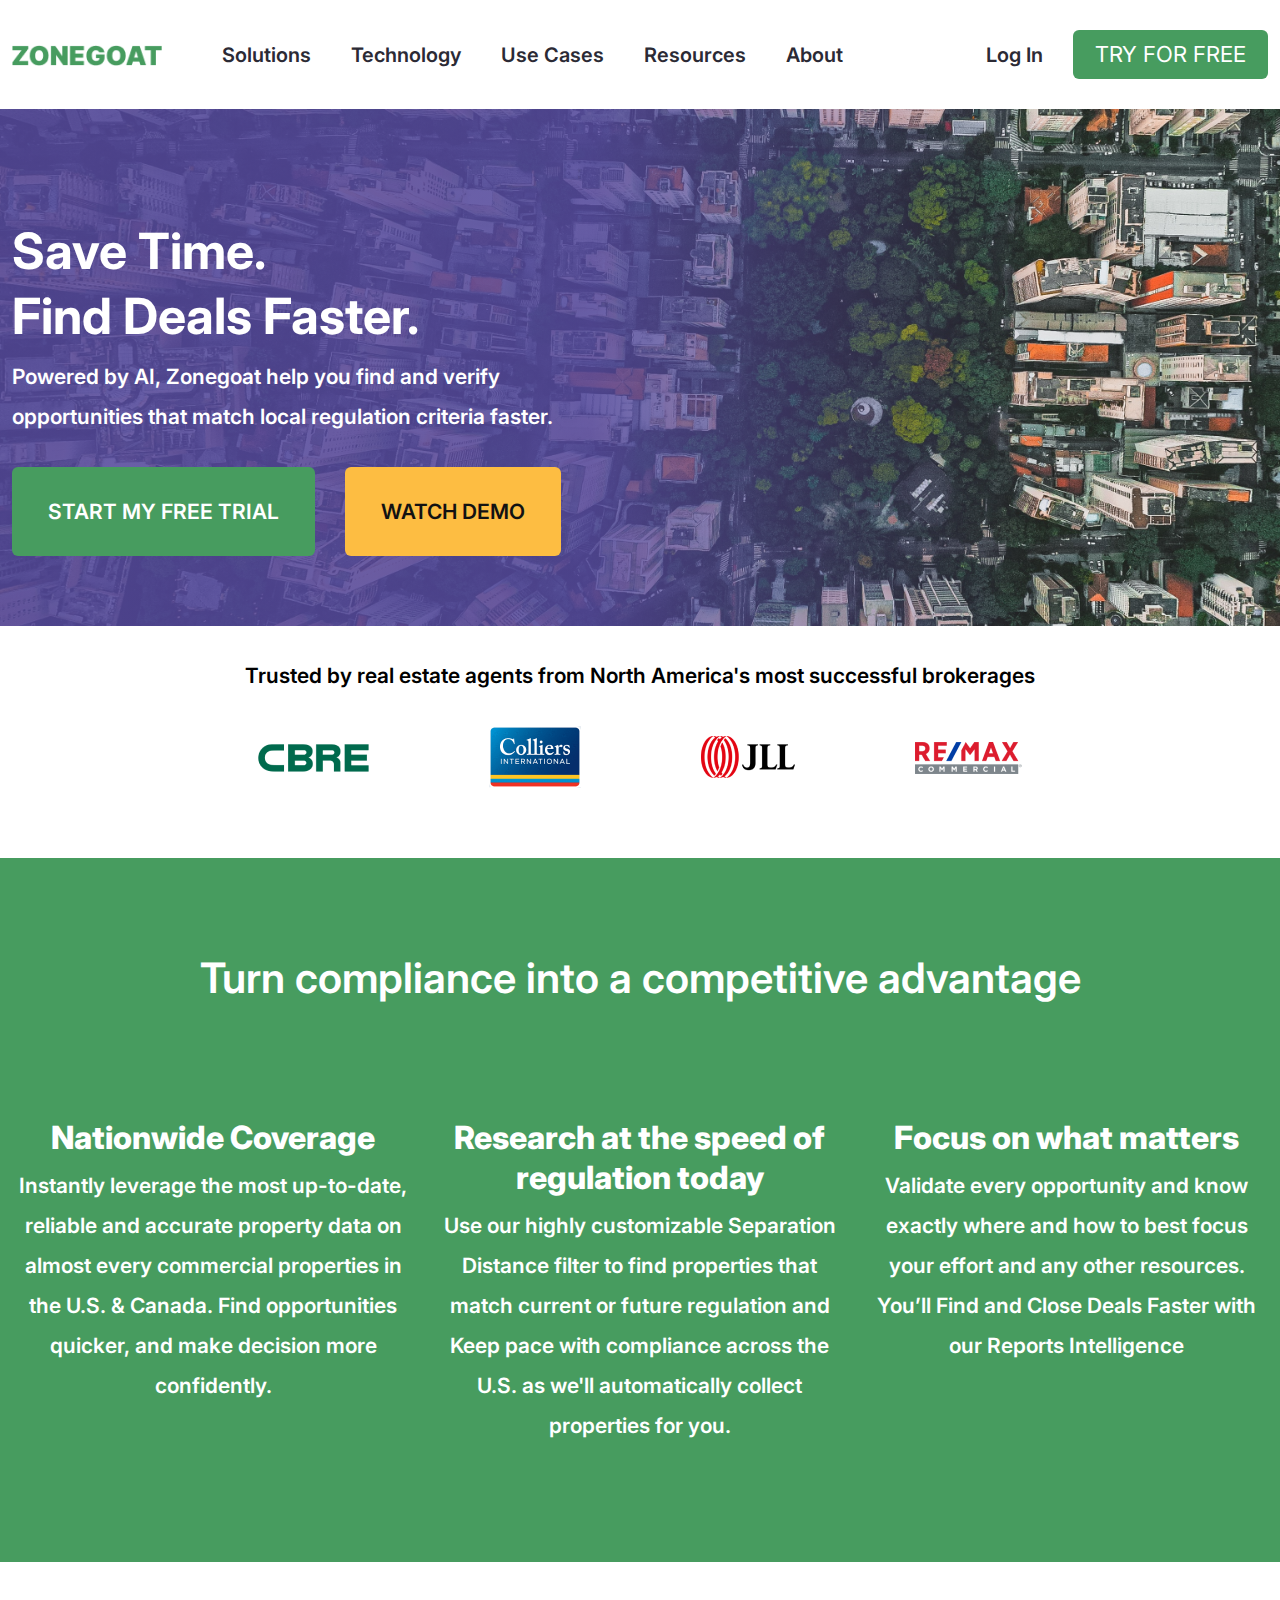
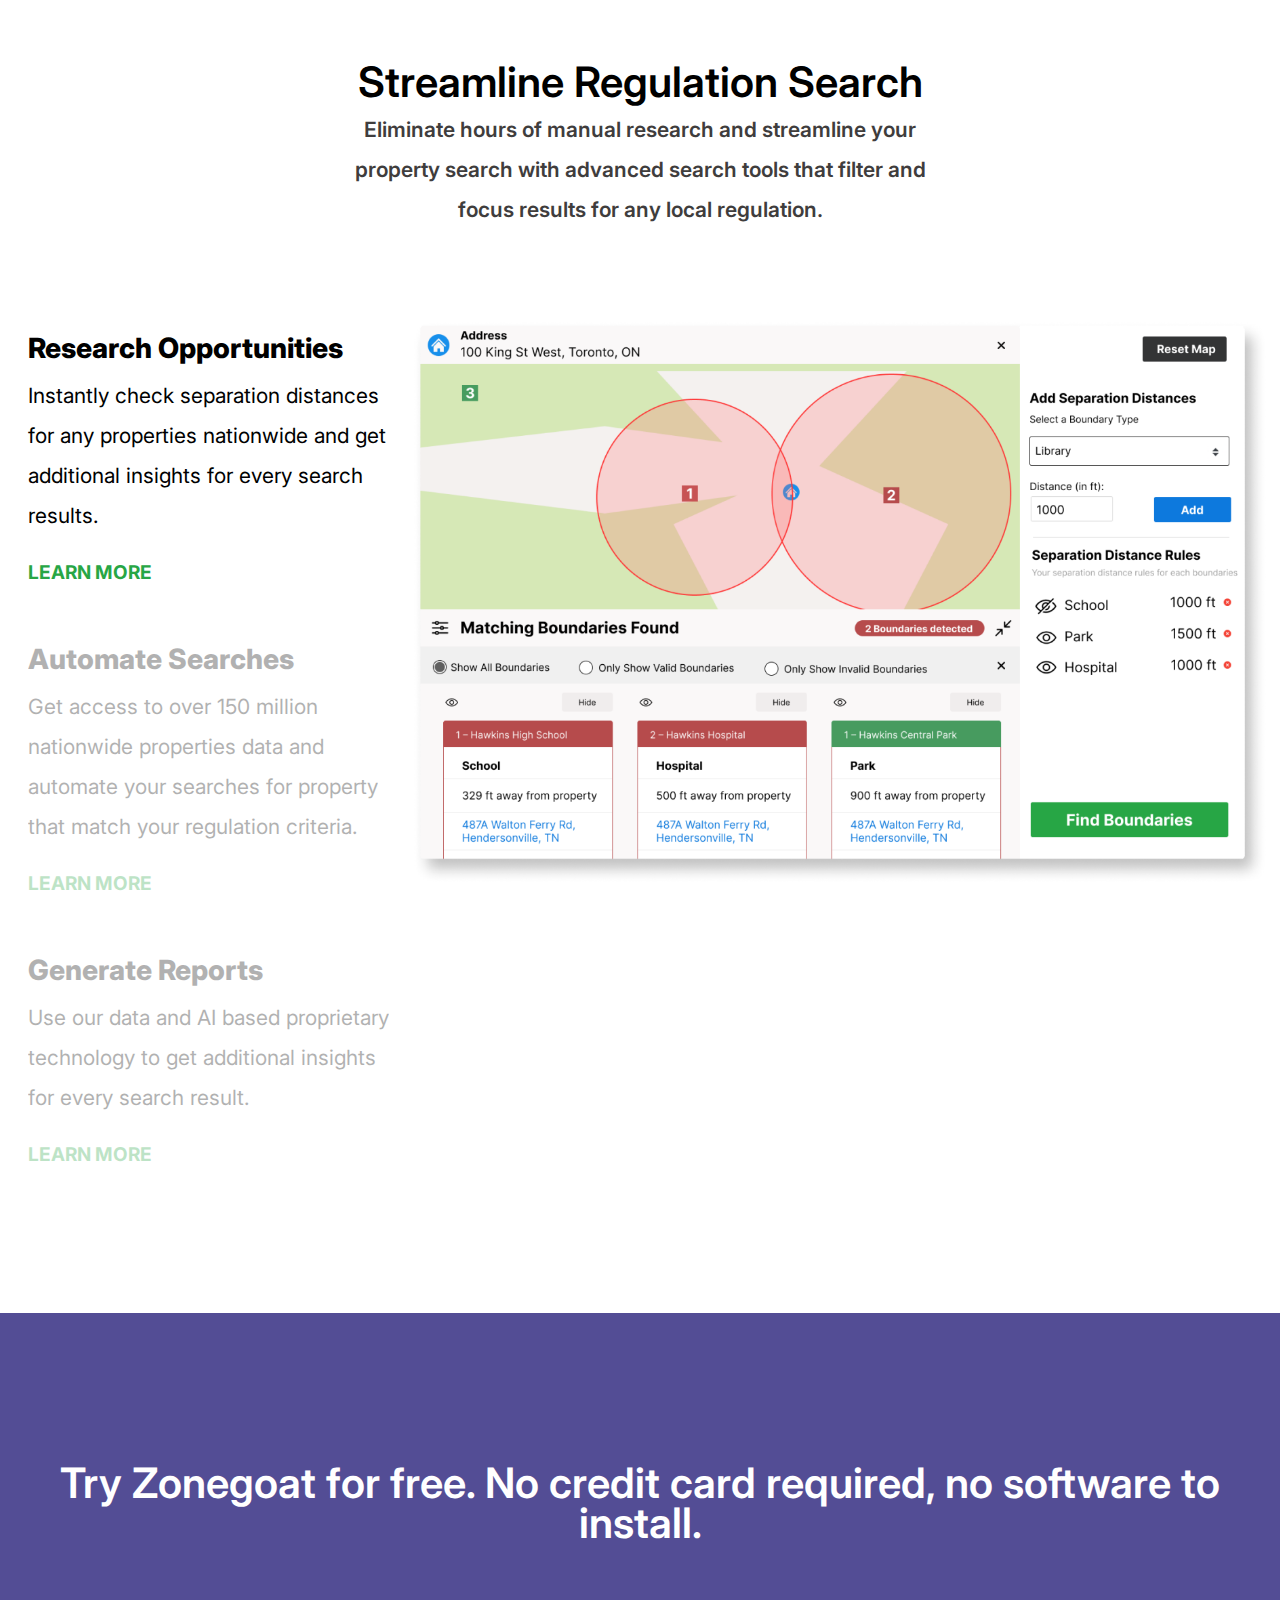
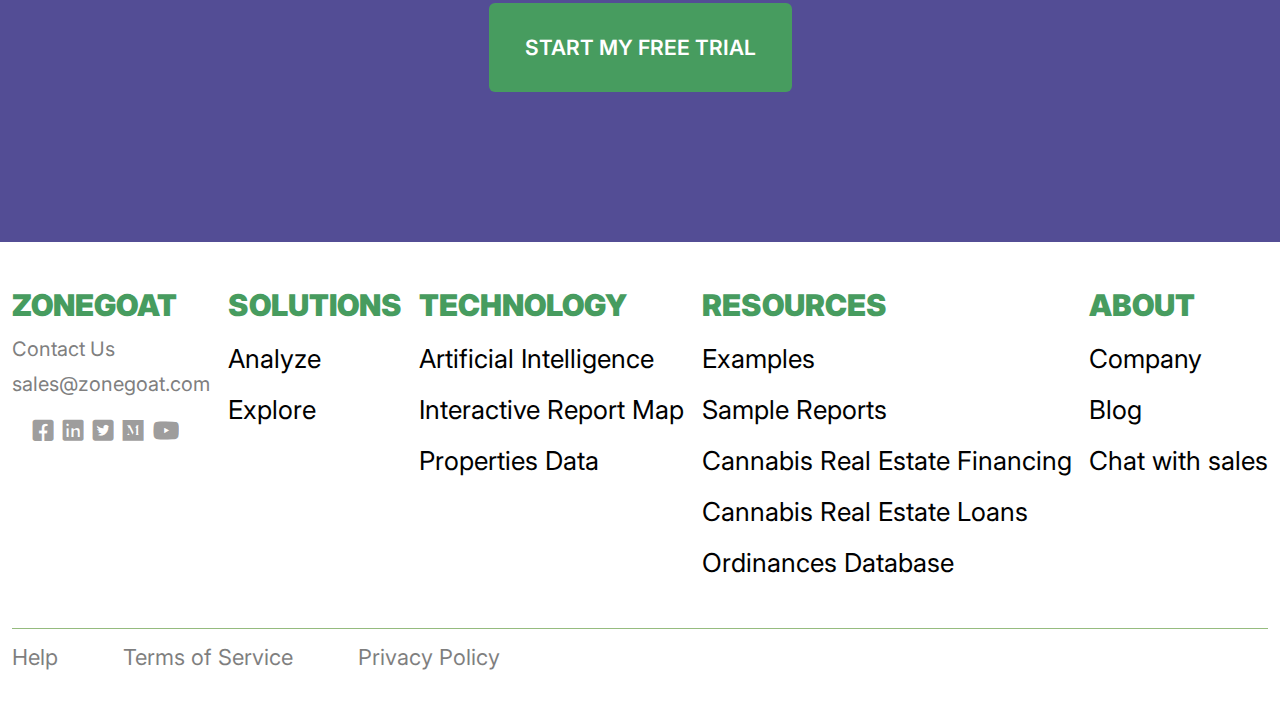
<file: index.html>
<!doctype html>
<html class="no-js" lang="">
    <head>
        <meta charset="utf-8">
        <meta http-equiv="x-ua-compatible" content="ie=edge">
        <title>Site Title Here</title>
        <meta name="description" content="">
        <meta name="viewport" content="width=device-width, initial-scale=1"> 
		<link rel="shortcut icon" type="image/x-icon" href="#">
        <!-- Place favicon.ico in the root directory -->
        
		<!-- CSS here -->
        <link rel="stylesheet" href="assets/css/bootstrap.min.css">
        <link rel="stylesheet" href="assets/css/owl.carousel.min.css">  
        <link rel="stylesheet" href="assets/css/fontawesome.min.css">  
        <link rel="stylesheet" href="assets/css/style.css">
        <link rel="stylesheet" href="assets/css/responsive.css">
    </head>
    <body>

       
        <!-- header-area START -->
        <div class="header-area">
            <div class="container">
                <div class="row align-items-center">
                    <div class="col-lg-12 col-6">
                        <div class="menu-logo">
                            <a href="index.html" class="logo"><img src="assets/img/logo.png" alt=""></a>
                            <div class="menu-area d-none d-lg-block"> 
                                <div> 
                                    <ul id="nav">
                                        <li><a href="#">Solutions</a></li>
                                        <li><a href="#">Technology</a></li> 
                                        <li><a href="#">Use  Cases</a></li> 
                                        <li><a href="#">Resources</a></li> 
                                        <li><a href="#">About</a></li>    
                                    </ul> 
                                    <ul>
                                        <li><a href="#">Log In</a></li>
                                        <li><button type="button" class="themeBtn">TRY FOR FREE</button></li>
                                    </ul>
                                </div>
                            </div>
                        </div>
                    </div>  
                    <div class="col-6 d-block d-lg-none text-center">
                        <div class="bar">
                            <a class="bar-icon siteBar-btn" href="#">
                                <span></span>
                            </a>
                        </div>
                    </div>
                </div>
            </div>
        </div>
            <!-- mobile-menu START -->
            <div class="mobile-menu">
                <a href="#" class="bars siteBar-btn"><svg class="bi bi-x" width="1em" height="1em" viewBox="0 0 16 16" fill="currentColor" xmlns="http://www.w3.org/2000/svg">
                    <path fill-rule="evenodd" d="M11.854 4.146a.5.5 0 010 .708l-7 7a.5.5 0 01-.708-.708l7-7a.5.5 0 01.708 0z" clip-rule="evenodd"/>
                    <path fill-rule="evenodd" d="M4.146 4.146a.5.5 0 000 .708l7 7a.5.5 0 00.708-.708l-7-7a.5.5 0 00-.708 0z" clip-rule="evenodd"/>
                </svg></a> 
                <nav> 
                    <ul>
                        <li><a href="#">About Me</a></li>
                        <li><a href="#">Services</a></li> 
                        <li><a href="#">Portfolio</a></li> 
                        <li><a href="#">Testimonials</a></li> 
                        <li><a href="#">Contact Us</a></li>  
                    </ul>
                </nav> 
            </div> 
        <!-- header-area END -->

        <!-- Hero-area STARRED -->
        <div class="hero-area withBg" style="background-image: url(./assets/img/hero-bg.png);background-size:cover">
            <div class="container">
                <div class="row">
                    <div class="col-lg-6">
                        <div class="hero-wrp">
                            <h1>Save Time. <br> Find Deals Faster.</h1>
                            <p>Powered by AI, Zonegoat help you find and verify opportunities
                                that match local regulation criteria faster.</p>
                            <a href="#" class="themeBtn">START MY FREE TRIAL</a>
                            <a href="#" class="themeBtn ybtn">WATCH DEMO</a>
                        </div>
                    </div>
                </div>
            </div>
        </div>
        <!-- Hero-area ENDED -->

        <!-- portfolio STARTED -->
        <div class="portfolio">
            <div class="container">
                <div class="row">
                    <div class="col-lg-12">
                        <div class="portfolio-wrp">
                            <h5>Trusted by real estate agents from North America's most successful brokerages</h5>
                            <ul>
                                <li><img src="assets/img/brand.png" alt=""></li>
                                <li><img src="assets/img/brand2.png" alt=""></li>
                                <li><img src="assets/img/brand3.png" alt=""></li>
                                <li><img src="assets/img/brand4.png" alt=""></li>
                            </ul>
                        </div>
                    </div>
                </div>
            </div>
        </div>
        <!-- portfolio END -->

        <!-- advantage-area STARTED -->
        <div class="advantage-area gBg">
            <div class="container">
                <div class="row">
                    <div class="col-lg-12">
                        <div class="section_title">
                            <h4>Turn compliance into a competitive advantage</h4>
                        </div>
                    </div>
                    <div class="col-lg-4">
                        <div class="cnt_blk">
                            <h5>Nationwide Coverage</h5>
                            <p>Instantly leverage the most up-to-date, reliable and accurate property data on almost every commercial properties in the U.S. & Canada. Find opportunities quicker, and make decision more confidently.</p>
                        </div>
                    </div>
                    <div class="col-lg-4">
                        <div class="cnt_blk">
                            <h5>Research at the speed of regulation today</h5>
                            <p>Use our highly customizable Separation Distance filter to find properties that match current or future regulation and Keep pace with compliance across the U.S. as we'll automatically collect properties for you.</p>
                        </div>
                    </div>
                    <div class="col-lg-4">
                        <div class="cnt_blk">
                            <h5>Focus on what matters</h5>
                            <p>Validate every opportunity and know exactly where and how to best focus your effort and any other resources. You’ll Find and Close Deals Faster with our Reports Intelligence</p>
                        </div>
                    </div>
                </div>
            </div>
        </div>
        <!-- advantage-area EnD -->

        <!-- regulation-area STARTED -->
        <div class="regulation-area">
            <div class="container">
                <div class="row">
                    <div class="col-lg-6 offset-lg-3 text-center">
                        <div class="section_title">
                            <h4>Streamline Regulation Search</h4>
                            <p>Eliminate hours of manual research and streamline your property search with advanced search tools that filter and focus results for any local regulation.</p>
                        </div>
                    </div>
                </div>
                <div class="row">
                    <div class="col-lg-12">
                        <div class="ragWrp"> 
                            <div class="nav" id="v-pills-tab" role="tablist" aria-orientation="vertical">
                                <button class="nav-link active" id="v-pills-home-tab" data-bs-toggle="pill" data-bs-target="#v-pills-home" type="button" role="tab" aria-controls="v-pills-home" aria-selected="true">
                                    <h5>Research Opportunities</h5>
                                    <p>Instantly check separation distances for any properties nationwide and get additional insights for every search results.</p>
                                    <a href="#">LEARN MORE</a>
                                </button>
                                <button class="nav-link" id="v-pills-profile-tab" data-bs-toggle="pill" data-bs-target="#v-pills-profile" type="button" role="tab" aria-controls="v-pills-profile" aria-selected="false">
                                    <h5>Automate  Searches</h5>
                                    <p>Get access to over 150 million nationwide properties data and automate your searches for property that match your regulation criteria.</p>
                                    <a href="#">LEARN MORE</a>
                                </button>
                                <button class="nav-link" id="v-pills-messages-tab" data-bs-toggle="pill" data-bs-target="#v-pills-messages" type="button" role="tab" aria-controls="v-pills-messages" aria-selected="false">
                                    <h5>Generate Reports</h5>
                                    <p>Use our data and AI based proprietary technology to get additional insights for every search result.</p>
                                    <a href="#">LEARN MORE</a>
                                </button> 
                            </div> 
                            <div class="tab-content" id="v-pills-tabContent">
                                <div class="tab-pane fade show active" id="v-pills-home" role="tabpanel" aria-labelledby="v-pills-home-tab">
                                    <img src="assets/img/FeatureImage.png" alt="">
                                </div>
                                <div class="tab-pane fade" id="v-pills-profile" role="tabpanel" aria-labelledby="v-pills-profile-tab">
                                    <img src="assets/img/FeatureImage2.png" alt="">
                                </div>
                                <div class="tab-pane fade" id="v-pills-messages" role="tabpanel" aria-labelledby="v-pills-messages-tab">
                                    <img src="assets/img/FeatureImage3.png" alt="">
                                </div> 
                            </div>
                        </div>
                    </div>
                </div>
            </div>
        </div>
        <!-- regulation-area EnD -->

        <!-- CTA-area STARTED -->
        <div class="cta-area">
            <div class="container">
                <div class="row">
                    <div class="col-lg-12">
                        <div class="cta-wrp">
                            <h4>Try Zonegoat for free. No credit card required, no software to install.</h4>
                            <a href="#" class="themeBtn">START MY FREE TRIAL</a>
                        </div>
                    </div>
                </div>
            </div>
        </div>
        <!-- CTA-area ENDED -->

        <!-- footer-area STARTED -->
        <footer>
            <div class="container">
                <div class="row">
                    <div class="col-lg-12">
                        <div class="widgets">
                            <div class="widget-blk">
                                <h4>ZONEGOAT</h4>
                                <p><a href="#">Contact Us</a></p>
                                <p><a href="#">sales@zonegoat.com</a></p>
                                <div class="social">
                                    <a href="#"><i class="fab fa-facebook-square"></i></a>
                                    <a href="#"><i class="fab fa-linkedin"></i></a>
                                    <a href="#"><i class="fab fa-twitter-square"></i></a>
                                    <a href="#"><i class="fab fa-medium"></i></a>
                                    <a href="#"><i class="fab fa-youtube"></i></a> 
                                </div>
                            </div>
                            <div class="widget-blk">
                                <h4>SOLUTIONS</h4>
                                <a href="#">Analyze</a>
                                <a href="#">Explore</a>
                            </div>
                            <div class="widget-blk">
                                <h4>TECHNOLOGY</h4>
                                <a href="#">Artificial Intelligence</a>
                                <a href="#">Interactive Report Map</a>
                                <a href="#">Properties Data</a>
                            </div>
                            <div class="widget-blk">
                                <h4>RESOURCES</h4>
                                <a href="#">Examples</a>
                                <a href="#">Sample Reports</a>
                                <a href="#">Cannabis Real Estate Financing</a>
                                <a href="#">Cannabis Real Estate Loans</a>
                                <a href="#">Ordinances Database</a>
                            </div>
                            <div class="widget-blk">
                                <h4>ABOUT</h4>
                                <a href="#">Company</a>
                                <a href="#">Blog</a> 
                                <a href="#">Chat with sales</a>
                            </div>
                        </div>

                    </div>
                    <div class="col-lg-12">
                        <div class="bottom_menu">
                            <a href="#">Help</a>
                            <a href="#">Terms of Service</a>
                            <a href="#">Privacy Policy</a>
                        </div>
                    </div>
                </div>
            </div>
        </footer>
        <!-- footer-area END -->


 
		<!-- JS here --> 
        <script src="assets/js/jquery-3.4.1.min.js"></script>
        <script src="assets/js/popper.min.js"></script>
        <script src="assets/js/bootstrap.min.js"></script>
        <script src="assets/js/owl.carousel.min.js"></script> 
        <script src="assets/js/main.js"></script>
        <script>
        </script>
    </body>
</html>
</file>
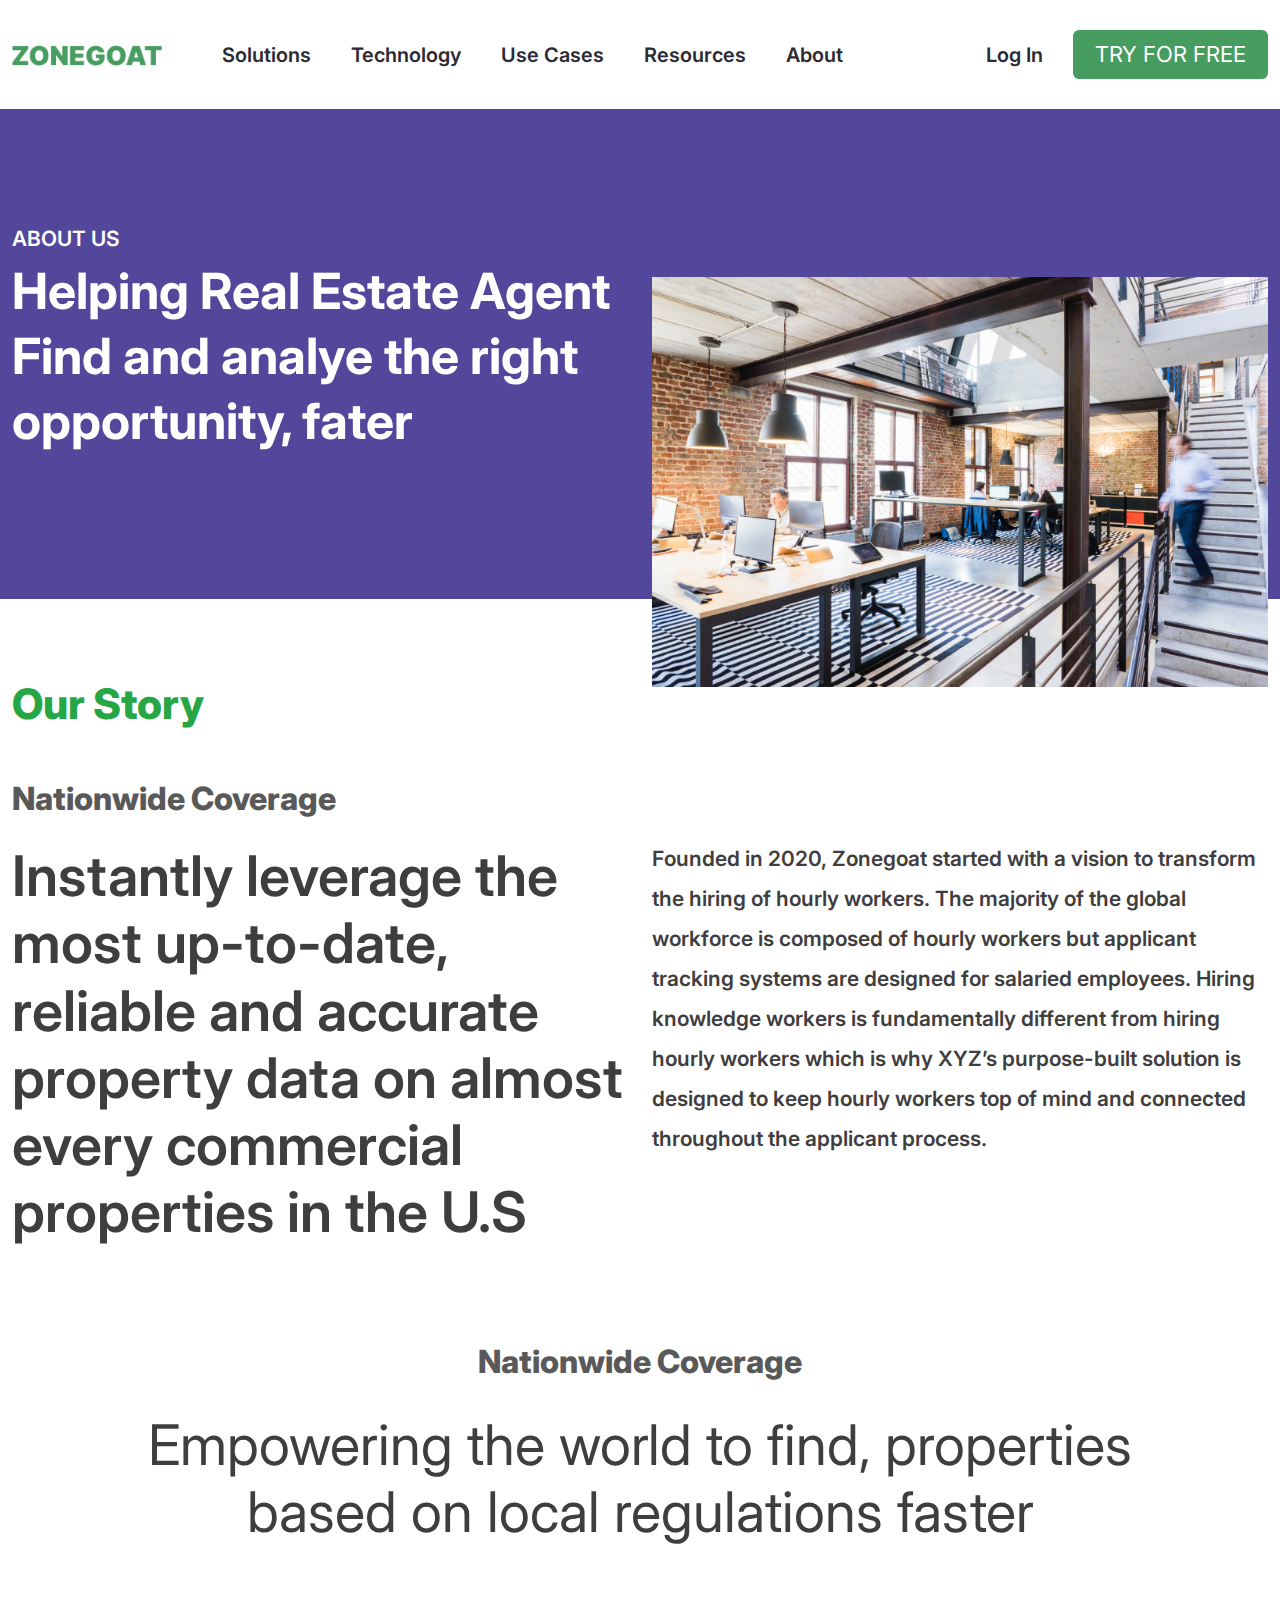
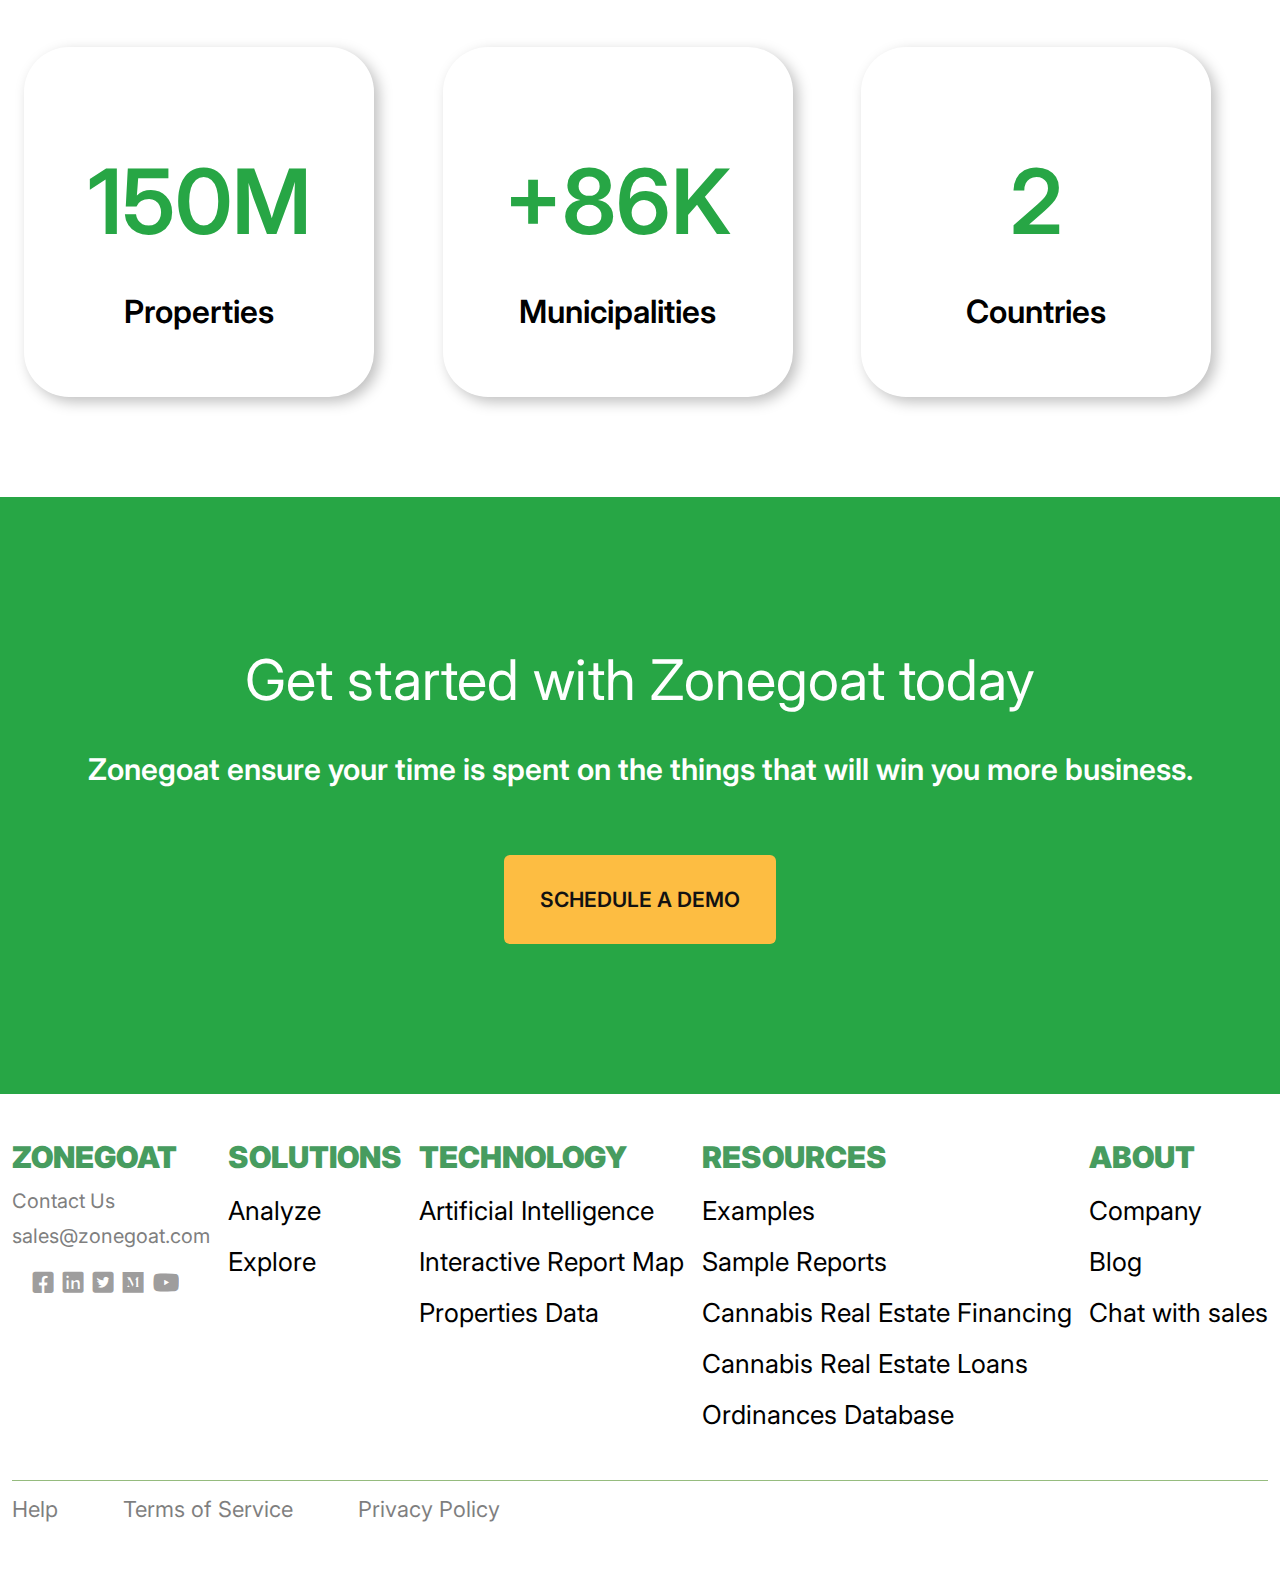
<file: about.html>
<!doctype html>
<html class="no-js" lang="">
    <head>
        <meta charset="utf-8">
        <meta http-equiv="x-ua-compatible" content="ie=edge">
        <title>Site Title Here</title>
        <meta name="description" content="">
        <meta name="viewport" content="width=device-width, initial-scale=1"> 
		<link rel="shortcut icon" type="image/x-icon" href="#">
        <!-- Place favicon.ico in the root directory -->
        
		<!-- CSS here -->
        <link rel="stylesheet" href="assets/css/bootstrap.min.css">
        <link rel="stylesheet" href="assets/css/owl.carousel.min.css">  
        <link rel="stylesheet" href="assets/css/fontawesome.min.css">  
        <link rel="stylesheet" href="assets/css/style.css">
        <link rel="stylesheet" href="assets/css/responsive.css">
    </head>
    <body>

       
        <!-- header-area START -->
        <div class="header-area">
            <div class="container">
                <div class="row align-items-center">
                    <div class="col-lg-12 col-6">
                        <div class="menu-logo">
                            <a href="index.html" class="logo"><img src="assets/img/logo.png" alt=""></a>
                            <div class="menu-area d-none d-lg-block"> 
                                <div> 
                                    <ul id="nav">
                                        <li><a href="#">Solutions</a>
                                            <ul>
                                                <li>
                                                    <a href="#">
                                                        <b>Find Opportunities</b>
                                                        <p>Automate your property search with regulation filters and collect opportunities anywhere in the US & Canada.</p>
                                                    </a>
                                                </li>
                                                <li>
                                                    <a href="#">
                                                        <b>Analyze Opportunities</b>
                                                        <p>Run a pre-due diligence check with our smart map to identify any separation distances issues near your property.</p>
                                                    </a>
                                                </li>
                                            </ul>
                                        </li>
                                        <li><a href="#">Technology</a>
                                            <ul>
                                                <li>
                                                    <a href="#">
                                                        <b>Artificial Intelligence</b>
                                                        <p>Our algorithm automatically aggregate properties that match regulation criteria</p>
                                                    </a>
                                                </li>
                                                <li>
                                                    <a href="#">
                                                        <b>Interactive Report Map</b>
                                                        <p>Our interactive report will help you identify issues near your property of interest. </p>
                                                    </a>
                                                </li>
                                                <li>
                                                    <a href="#">
                                                        <b>Properties Data</b>
                                                        <p>We have a network of data that gives us access to over 150 million property data across the US and Canada.</p>
                                                    </a>
                                                </li>
                                            </ul>
                                        </li>
                                        <li><a href="#">Use  Cases</a></li> 
                                        <li><a href="#">Resources</a></li> 
                                        <li><a href="#">About</a>
                                            <ul>
                                                <li>
                                                    <a href="#">
                                                        <span>Company</span>
                                                    </a>
                                                </li>
                                                <li>
                                                    <a href="#">
                                                        <span>Blog</span>
                                                    </a>
                                                </li>
                                                <li>
                                                    <a href="#">
                                                        <span>Chat with Sales</span>
                                                    </a>
                                                </li>
                                            </ul>
                                        </li>
                                    </ul> 
                                    <ul>
                                        <li><a href="#">Log In</a></li>
                                        <li><button type="button" class="themeBtn">TRY FOR FREE</button></li>
                                    </ul>
                                </div>
                            </div>
                        </div>
                    </div>  
                    <div class="col-6 d-block d-lg-none text-center">
                        <div class="bar">
                            <a class="bar-icon siteBar-btn" href="#">
                                <span></span>
                            </a>
                        </div>
                    </div>
                </div>
            </div>
        </div>
            <!-- mobile-menu START -->
            <div class="mobile-menu">
                <nav> 
                    <ul>
                        <li>
                            <a href="#">Solutions</a>
                            <ul>
                                <li>
                                    <a href="#">
                                        <strong>Find Opportunities</strong>
                                        <p>Automate your property search with regulation filters and collect opportunities anywhere in the US & Canada.</p>
                                    </a>
                                </li>
                                <li>
                                    <a href="#">
                                        <strong>Analyze Opportunities</strong>
                                        <p>Run a pre-due diligence check with our smart map to identify any separation distances issues near your property.</p>
                                    </a>
                                </li>
                            </ul>
                        </li>
                        <li>
                            <a href="#">Technology</a>
                            <ul>
                                <li>
                                    <a href="#">
                                        <strong>Artificial Intelligence</strong>
                                        <p>Our algorithm automatically aggregate properties that match regulation criteria</p>
                                    </a>
                                </li>
                                <li>
                                    <a href="#">
                                        <strong>Interactive Report Map</strong>
                                        <p>Our interactive report will help you identify issues near your property of interest. </p>
                                    </a>
                                </li>
                                <li>
                                    <a href="#">
                                        <strong>Properties Data</strong>
                                        <p>We have a network of data that gives us access to over 150 million property data across the US and Canada.</p>
                                    </a>
                                </li>
                            </ul>
                        </li> 
                        <li><a href="#">Use Cases</a></li> 
                        <li><a href="#">Resources</a></li> 
                        <li>
                            <a href="#">About</a>
                            <ul class="ab-list">
                                <li><a href="#">Company</a></li>
                                <li><a href="#">Blog</a></li>
                                <li><a href="#">Chat with Sales</a></li>
                            </ul>
                        </li>
                        <li><a href="#">Log In</a></li>
                        <li><button type="button" class="themeBtn">TRY FOR FREE</button></li>
                    </ul>
                </nav> 
            </div> 
        <!-- header-area END -->

        <main>

            <!-- Hero-area STARRED -->
            <div class="hero-area hero-about">
                <div class="container">
                    <div class="row">
                        <div class="col-lg-6">
                            <div class="hero-wrp">
                                <span>ABOUT  US</span>
                                <h1>Helping Real Estate Agent Find and analye the right opportunity, fater</h1>
                            </div>
                        </div>
                        <div class="col-lg-6">
                            <div class="hero-img">
                                <img src="assets/img/hero-img2.png" alt="">
                            </div>
                        </div>
                    </div>
                </div>
            </div>
            <!-- Hero-area ENDED -->

            <section class="about-story">
                <div class="container">
                    <div class="row">
                        <div class="col-lg-6">
                            <div class="about-cont">
                                <h2>Our Story</h2>
                                <h5>Nationwide Coverage</h5>
                                <p>Instantly leverage the most up-to-date, reliable and accurate property data on almost every commercial properties in the U.S</p>
                            </div>
                        </div>
                        <div class="col-lg-6">
                            <div class="about-s-right">
                                <p>Founded in 2020, Zonegoat started with a vision to transform the hiring of hourly workers. The majority of the global workforce is composed of hourly workers but applicant tracking systems are designed for salaried employees. Hiring knowledge workers is fundamentally different from hiring hourly workers which is why XYZ’s purpose-built solution is designed to keep hourly workers top of mind and connected throughout the applicant process.</p>
                            </div>
                        </div>
                    </div>
                </div>
            </section>

            <section class="about-company">
                <div class="container">
                    <div class="row">
                        <div class="col-lg-12">
                            <div class="about-company-title">
                                <span>Nationwide Coverage</span>
                                <h3>Empowering the world to find, properties based on local regulations faster</h3>
                            </div>
                        </div>
                    </div>
                    <div class="row">
                        <div class="col-lg-4">
                            <div class="ac-blk">
                                <span>150M</span>
                                <p>Properties</p>
                            </div>
                        </div>
                        <div class="col-lg-4">
                            <div class="ac-blk">
                                <span>+86K</span>
                                <p>Municipalities</p>
                            </div>
                        </div>
                        <div class="col-lg-4">
                            <div class="ac-blk">
                                <span>2</span>
                                <p>Countries</p>
                            </div>
                        </div>
                    </div>
                </div>
            </section>

            <!-- CTA-area STARTED -->
            <div class="cta-area" style="background-color: #27A645;">
                <div class="container">
                    <div class="row">
                        <div class="col-lg-12">
                            <div class="cta-wrp cta-slt-wrp">
                                <h2>Get started with Zonegoat today</h2>
                                <h4>Zonegoat ensure your  time is spent on the things that will win you more business.</h4>
                                <a href="#" class="themeBtn ybtn">SCHEDULE A DEMO</a>
                            </div>
                        </div>
                    </div>
                </div>
            </div>
            <!-- CTA-area ENDED -->

        </main>

        
        <!-- footer-area STARTED -->
        <footer>
            <div class="container">
                <div class="row">
                    <div class="col-lg-12">
                        <div class="widgets">
                            <div class="widget-blk">
                                <h4>ZONEGOAT</h4>
                                <p><a href="#">Contact Us</a></p>
                                <p><a href="#">sales@zonegoat.com</a></p>
                                <div class="social">
                                    <a href="#"><i class="fab fa-facebook-square"></i></a>
                                    <a href="#"><i class="fab fa-linkedin"></i></a>
                                    <a href="#"><i class="fab fa-twitter-square"></i></a>
                                    <a href="#"><i class="fab fa-medium"></i></a>
                                    <a href="#"><i class="fab fa-youtube"></i></a> 
                                </div>
                            </div>
                            <div class="widget-blk">
                                <h4>SOLUTIONS</h4>
                                <a href="#">Analyze</a>
                                <a href="#">Explore</a>
                            </div>
                            <div class="widget-blk">
                                <h4>TECHNOLOGY</h4>
                                <a href="#">Artificial Intelligence</a>
                                <a href="#">Interactive Report Map</a>
                                <a href="#">Properties Data</a>
                            </div>
                            <div class="widget-blk">
                                <h4>RESOURCES</h4>
                                <a href="#">Examples</a>
                                <a href="#">Sample Reports</a>
                                <a href="#">Cannabis Real Estate Financing</a>
                                <a href="#">Cannabis Real Estate Loans</a>
                                <a href="#">Ordinances Database</a>
                            </div>
                            <div class="widget-blk">
                                <h4>ABOUT</h4>
                                <a href="#">Company</a>
                                <a href="#">Blog</a> 
                                <a href="#">Chat with sales</a>
                            </div>
                        </div>

                    </div>
                    <div class="col-lg-12">
                        <div class="bottom_menu">
                            <a href="#">Help</a>
                            <a href="#">Terms of Service</a>
                            <a href="#">Privacy Policy</a>
                        </div>
                    </div>
                </div>
            </div>
        </footer>
        <!-- footer-area END -->


 
		<!-- JS here --> 
        <script src="assets/js/jquery-3.4.1.min.js"></script>
        <script src="assets/js/popper.min.js"></script>
        <script src="assets/js/bootstrap.min.js"></script>
        <script src="assets/js/owl.carousel.min.js"></script> 
        <script src="assets/js/main.js"></script>
        <script>
        </script>
    </body>
</html>
</file>
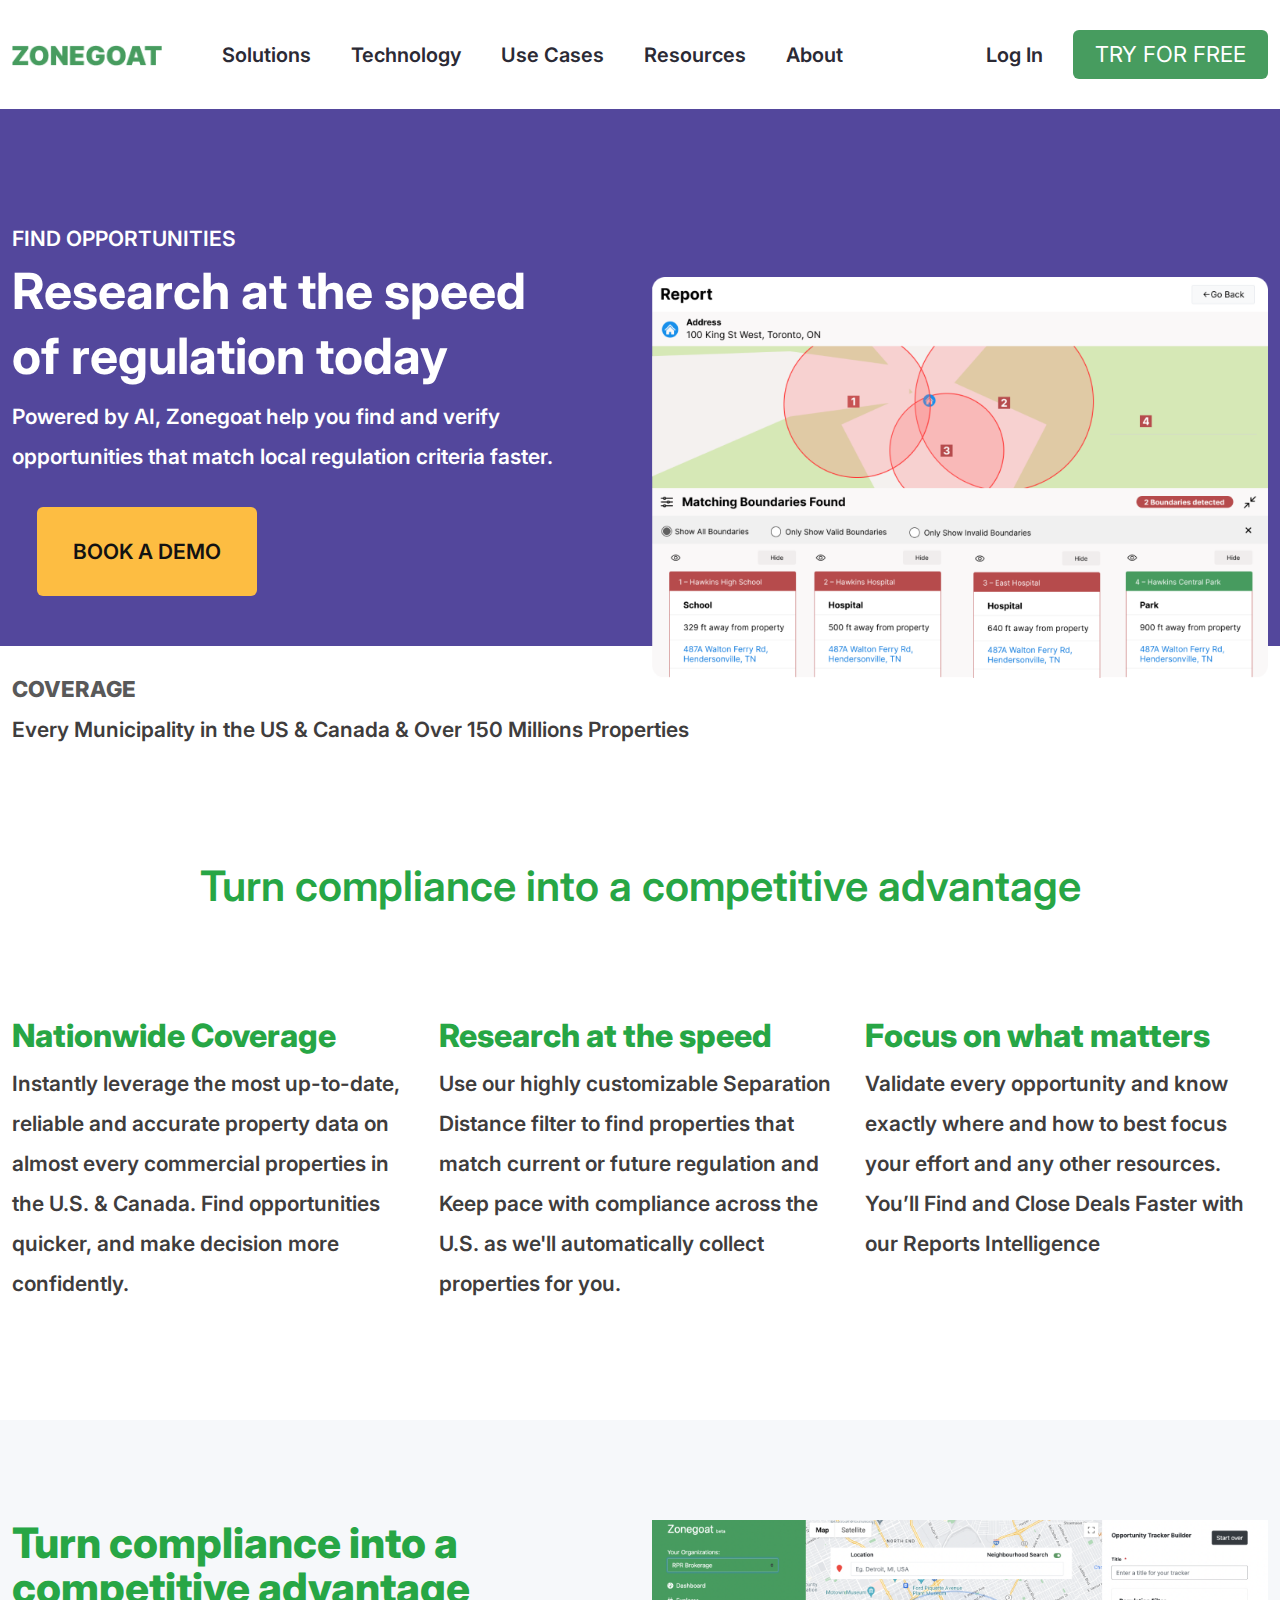
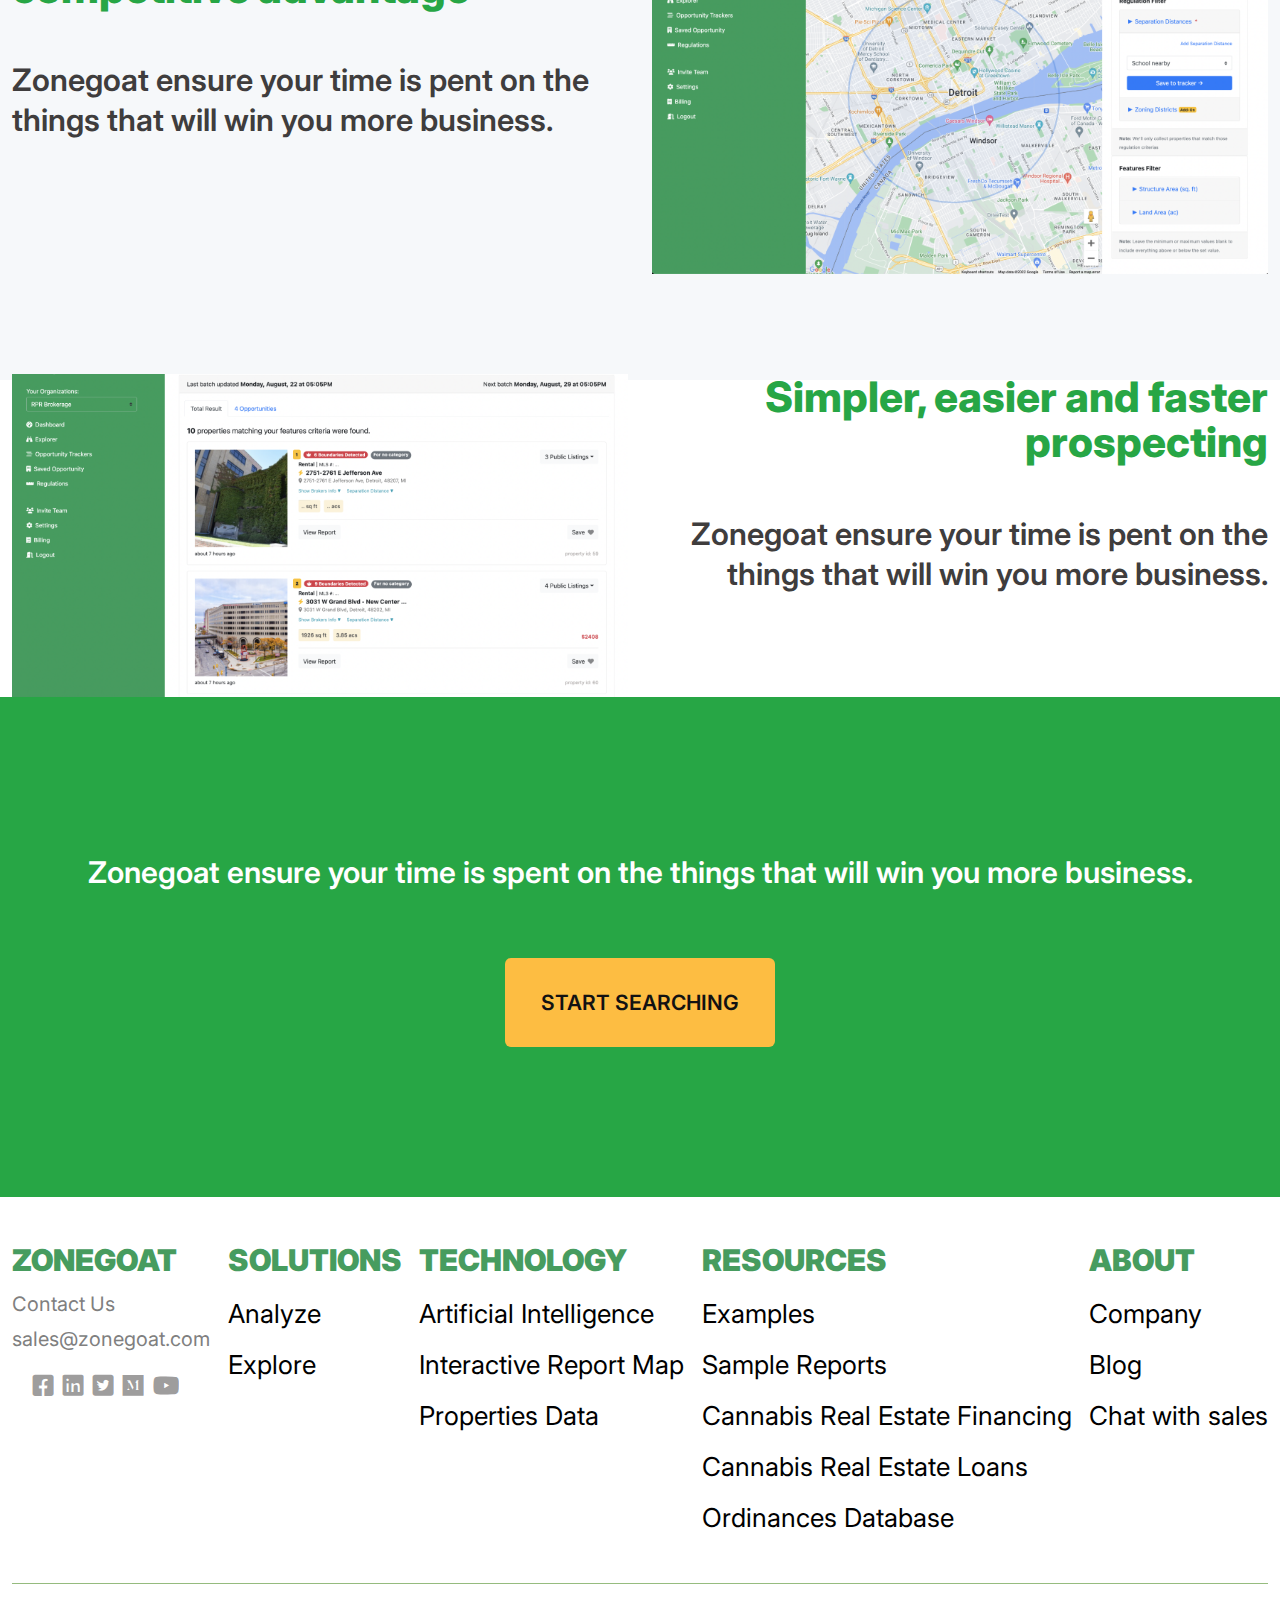
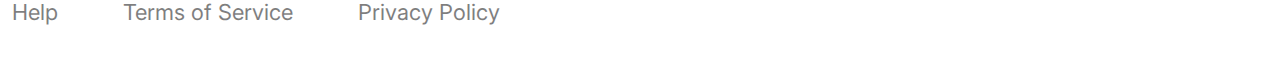
<file: soluton.html>
<!doctype html>
<html class="no-js" lang="">
    <head>
        <meta charset="utf-8">
        <meta http-equiv="x-ua-compatible" content="ie=edge">
        <title>Site Title Here</title>
        <meta name="description" content="">
        <meta name="viewport" content="width=device-width, initial-scale=1"> 
		<link rel="shortcut icon" type="image/x-icon" href="#">
        <!-- Place favicon.ico in the root directory -->
        
		<!-- CSS here -->
        <link rel="stylesheet" href="assets/css/bootstrap.min.css">
        <link rel="stylesheet" href="assets/css/owl.carousel.min.css">  
        <link rel="stylesheet" href="assets/css/fontawesome.min.css">  
        <link rel="stylesheet" href="assets/css/style.css">
        <link rel="stylesheet" href="assets/css/responsive.css">
    </head>
    <body>

       
        <!-- header-area START -->
        <div class="header-area">
            <div class="container">
                <div class="row align-items-center">
                    <div class="col-lg-12 col-6">
                        <div class="menu-logo">
                            <a href="index.html" class="logo"><img src="assets/img/logo.png" alt=""></a>
                            <div class="menu-area d-none d-lg-block"> 
                                <div> 
                                    <ul id="nav">
                                        <li><a href="#">Solutions</a>
                                            <ul>
                                                <li>
                                                    <a href="#">
                                                        <b>Find Opportunities</b>
                                                        <p>Automate your property search with regulation filters and collect opportunities anywhere in the US & Canada.</p>
                                                    </a>
                                                </li>
                                                <li>
                                                    <a href="#">
                                                        <b>Analyze Opportunities</b>
                                                        <p>Run a pre-due diligence check with our smart map to identify any separation distances issues near your property.</p>
                                                    </a>
                                                </li>
                                            </ul>
                                        </li>
                                        <li><a href="#">Technology</a>
                                            <ul>
                                                <li>
                                                    <a href="#">
                                                        <b>Artificial Intelligence</b>
                                                        <p>Our algorithm automatically aggregate properties that match regulation criteria</p>
                                                    </a>
                                                </li>
                                                <li>
                                                    <a href="#">
                                                        <b>Interactive Report Map</b>
                                                        <p>Our interactive report will help you identify issues near your property of interest. </p>
                                                    </a>
                                                </li>
                                                <li>
                                                    <a href="#">
                                                        <b>Properties Data</b>
                                                        <p>We have a network of data that gives us access to over 150 million property data across the US and Canada.</p>
                                                    </a>
                                                </li>
                                            </ul>
                                        </li>
                                        <li><a href="#">Use  Cases</a></li> 
                                        <li><a href="#">Resources</a></li> 
                                        <li><a href="#">About</a>
                                            <ul>
                                                <li>
                                                    <a href="#">
                                                        <span>Company</span>
                                                    </a>
                                                </li>
                                                <li>
                                                    <a href="#">
                                                        <span>Blog</span>
                                                    </a>
                                                </li>
                                                <li>
                                                    <a href="#">
                                                        <span>Chat with Sales</span>
                                                    </a>
                                                </li>
                                            </ul>
                                        </li>
                                    </ul> 
                                    <ul>
                                        <li><a href="#">Log In</a></li>
                                        <li><button type="button" class="themeBtn">TRY FOR FREE</button></li>
                                    </ul>
                                </div>
                            </div>
                        </div>
                    </div>  
                    <div class="col-6 d-block d-lg-none text-center">
                        <div class="bar">
                            <a class="bar-icon siteBar-btn" href="#">
                                <span></span>
                            </a>
                        </div>
                    </div>
                </div>
            </div>
        </div>
        <!-- mobile-menu START -->
        <div class="mobile-menu">
            <nav> 
                <ul>
                    <li>
                        <a href="#">Solutions</a>
                        <ul>
                            <li>
                                <a href="#">
                                    <strong>Find Opportunities</strong>
                                    <p>Automate your property search with regulation filters and collect opportunities anywhere in the US & Canada.</p>
                                </a>
                            </li>
                            <li>
                                <a href="#">
                                    <strong>Analyze Opportunities</strong>
                                    <p>Run a pre-due diligence check with our smart map to identify any separation distances issues near your property.</p>
                                </a>
                            </li>
                        </ul>
                    </li>
                    <li>
                        <a href="#">Technology</a>
                        <ul>
                            <li>
                                <a href="#">
                                    <strong>Artificial Intelligence</strong>
                                    <p>Our algorithm automatically aggregate properties that match regulation criteria</p>
                                </a>
                            </li>
                            <li>
                                <a href="#">
                                    <strong>Interactive Report Map</strong>
                                    <p>Our interactive report will help you identify issues near your property of interest. </p>
                                </a>
                            </li>
                            <li>
                                <a href="#">
                                    <strong>Properties Data</strong>
                                    <p>We have a network of data that gives us access to over 150 million property data across the US and Canada.</p>
                                </a>
                            </li>
                        </ul>
                    </li> 
                    <li><a href="#">Use Cases</a></li> 
                    <li><a href="#">Resources</a></li> 
                    <li>
                        <a href="#">About</a>
                        <ul class="ab-list">
                            <li><a href="#">Company</a></li>
                            <li><a href="#">Blog</a></li>
                            <li><a href="#">Chat with Sales</a></li>
                        </ul>
                    </li>
                    <li><a href="#">Log In</a></li>
                    <li><button type="button" class="themeBtn">TRY FOR FREE</button></li>
                </ul>
            </nav> 
        </div> 
        <!-- header-area END -->

        <main>

            <!-- Hero-area STARRED -->
            <div class="hero-area hero-slt">
                <div class="container">
                    <div class="row">
                        <div class="col-lg-6">
                            <div class="hero-wrp">
                                <span>FIND OPPORTUNITIES</span>
                                <h1>Research at the speed <br>
                                    of regulation today</h1>
                                <p>Powered by AI, Zonegoat help you find and verify opportunities
                                    that match local regulation criteria faster.</p>
                                <a href="#" class="themeBtn ybtn">BOOK A DEMO</a>
                            </div>
                        </div>
                        <div class="col-lg-6">
                            <div class="hero-img">
                                <img src="assets/img/hero-img.png" alt="">
                            </div>
                        </div>
                    </div>
                </div>
            </div>
            <!-- Hero-area ENDED -->

            <div class="cvg-text">
                <div class="container">
                    <div class="row">
                        <div class="col-lg-">
                            <div class="">
                                <h4>COVERAGE</h4>
                                <p>Every Municipality in the US & Canada  & Over 150 Millions Properties</p>
                            </div>
                        </div>
                    </div>
                </div>
            </div>

            <!-- advantage-area STARTED -->
            <div class="advantage-area avt-slt">
                <div class="container">
                    <div class="row">
                        <div class="col-lg-12">
                            <div class="section_title">
                                <h4>Turn compliance into a competitive advantage</h4>
                            </div>
                        </div>
                        <div class="col-lg-4">
                            <div class="cnt_blk">
                                <h5>Nationwide Coverage</h5>
                                <p>Instantly leverage the most up-to-date, reliable and accurate property data on almost every commercial properties in the U.S. & Canada. Find opportunities quicker, and make decision more confidently.</p>
                            </div>
                        </div>
                        <div class="col-lg-4">
                            <div class="cnt_blk">
                                <h5>Research at the speed </h5>
                                <p>Use our highly customizable Separation Distance filter to find properties that match current or future regulation and Keep pace with compliance across the U.S. as we'll automatically collect properties for you.</p>
                            </div>
                        </div>
                        <div class="col-lg-4">
                            <div class="cnt_blk">
                                <h5>Focus on what matters</h5>
                                <p>Validate every opportunity and know exactly where and how to best focus your effort and any other resources. You’ll Find and Close Deals Faster with our Reports Intelligence</p>
                            </div>
                        </div>
                    </div>
                </div>
            </div>
            <!-- advantage-area EnD -->

            <section class="location-area">
                <div class="container">
                    <div class="row">
                        <div class="col-lg-6">
                            <div class="loc-text section_title">
                                <h4>Turn compliance into a competitive advantage</h4>
                                <p>Zonegoat ensure your  time is pent on the things that will win you more business.</p>
                            </div>
                        </div>
                        <div class="col-lg-6">
                            <div class="loc-img">
                                <img src="assets/img/map.png" alt="">
                            </div>
                        </div>
                    </div>
                    <div class="row">
                        <div class="col-lg-6">
                            <div class="loc-img">
                                <img src="assets/img/map2.png" alt="">
                            </div>
                        </div>
                        <div class="col-lg-6">
                            <div class="loc-text section_title">
                                <h4>Simpler, easier and faster prospecting</h4>
                                <p>Zonegoat ensure your  time is pent on the things that will win you more business.</p>
                            </div>
                        </div>
                    </div>
                </div>
            </section>

            <!-- CTA-area STARTED -->
            <div class="cta-area" style="background-color: #27A645;">
                <div class="container">
                    <div class="row">
                        <div class="col-lg-12">
                            <div class="cta-wrp cta-slt-wrp">
                                <h4>Zonegoat ensure your  time is spent on the things that will win you more business.</h4>
                                <a href="#" class="themeBtn ybtn">START SEARCHING</a>
                            </div>
                        </div>
                    </div>
                </div>
            </div>
            <!-- CTA-area ENDED -->

        </main>

        
        <!-- footer-area STARTED -->
        <footer>
            <div class="container">
                <div class="row">
                    <div class="col-lg-12">
                        <div class="widgets">
                            <div class="widget-blk">
                                <h4>ZONEGOAT</h4>
                                <p><a href="#">Contact Us</a></p>
                                <p><a href="#">sales@zonegoat.com</a></p>
                                <div class="social">
                                    <a href="#"><i class="fab fa-facebook-square"></i></a>
                                    <a href="#"><i class="fab fa-linkedin"></i></a>
                                    <a href="#"><i class="fab fa-twitter-square"></i></a>
                                    <a href="#"><i class="fab fa-medium"></i></a>
                                    <a href="#"><i class="fab fa-youtube"></i></a> 
                                </div>
                            </div>
                            <div class="widget-blk">
                                <h4>SOLUTIONS</h4>
                                <a href="#">Analyze</a>
                                <a href="#">Explore</a>
                            </div>
                            <div class="widget-blk">
                                <h4>TECHNOLOGY</h4>
                                <a href="#">Artificial Intelligence</a>
                                <a href="#">Interactive Report Map</a>
                                <a href="#">Properties Data</a>
                            </div>
                            <div class="widget-blk">
                                <h4>RESOURCES</h4>
                                <a href="#">Examples</a>
                                <a href="#">Sample Reports</a>
                                <a href="#">Cannabis Real Estate Financing</a>
                                <a href="#">Cannabis Real Estate Loans</a>
                                <a href="#">Ordinances Database</a>
                            </div>
                            <div class="widget-blk">
                                <h4>ABOUT</h4>
                                <a href="#">Company</a>
                                <a href="#">Blog</a> 
                                <a href="#">Chat with sales</a>
                            </div>
                        </div>

                    </div>
                    <div class="col-lg-12">
                        <div class="bottom_menu">
                            <a href="#">Help</a>
                            <a href="#">Terms of Service</a>
                            <a href="#">Privacy Policy</a>
                        </div>
                    </div>
                </div>
            </div>
        </footer>
        <!-- footer-area END -->


 
		<!-- JS here --> 
        <script src="assets/js/jquery-3.4.1.min.js"></script>
        <script src="assets/js/popper.min.js"></script>
        <script src="assets/js/bootstrap.min.js"></script>
        <script src="assets/js/owl.carousel.min.js"></script> 
        <script src="assets/js/main.js"></script>
        <script>
        </script>
    </body>
</html>
</file>
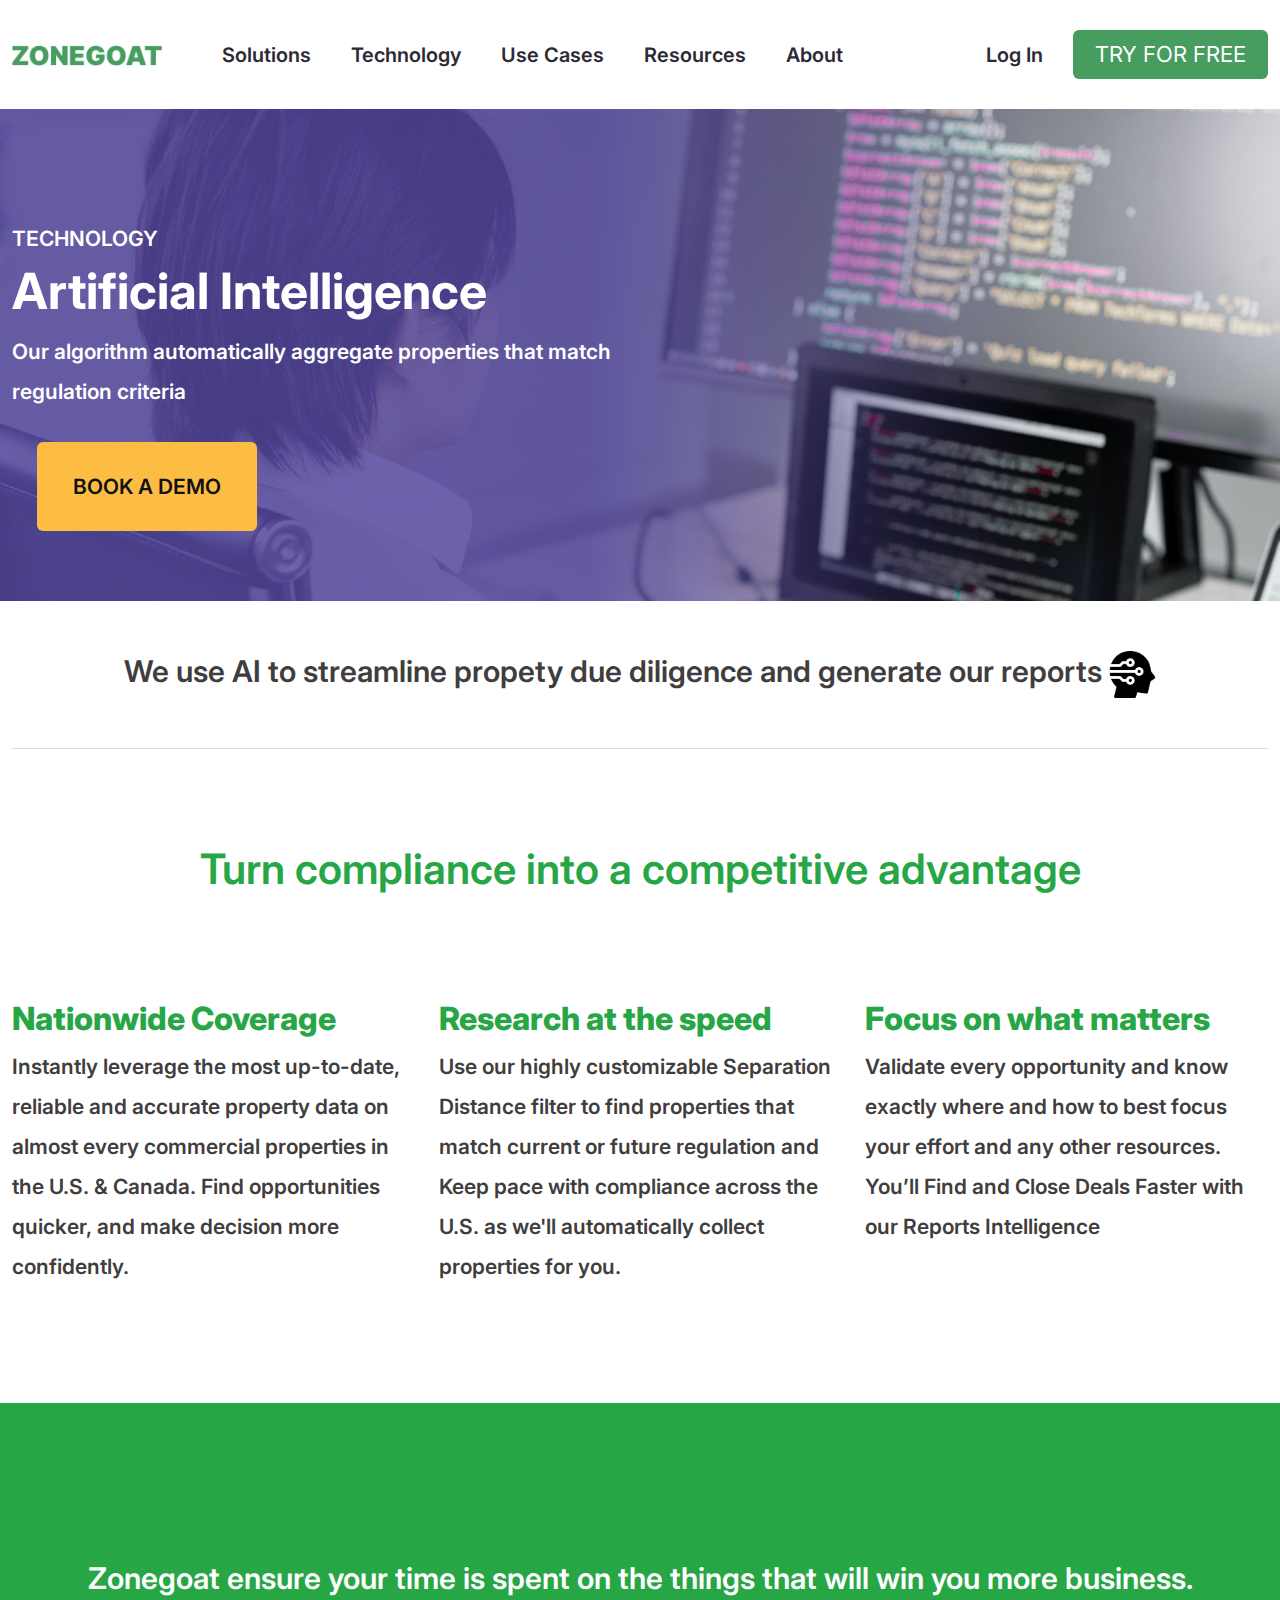
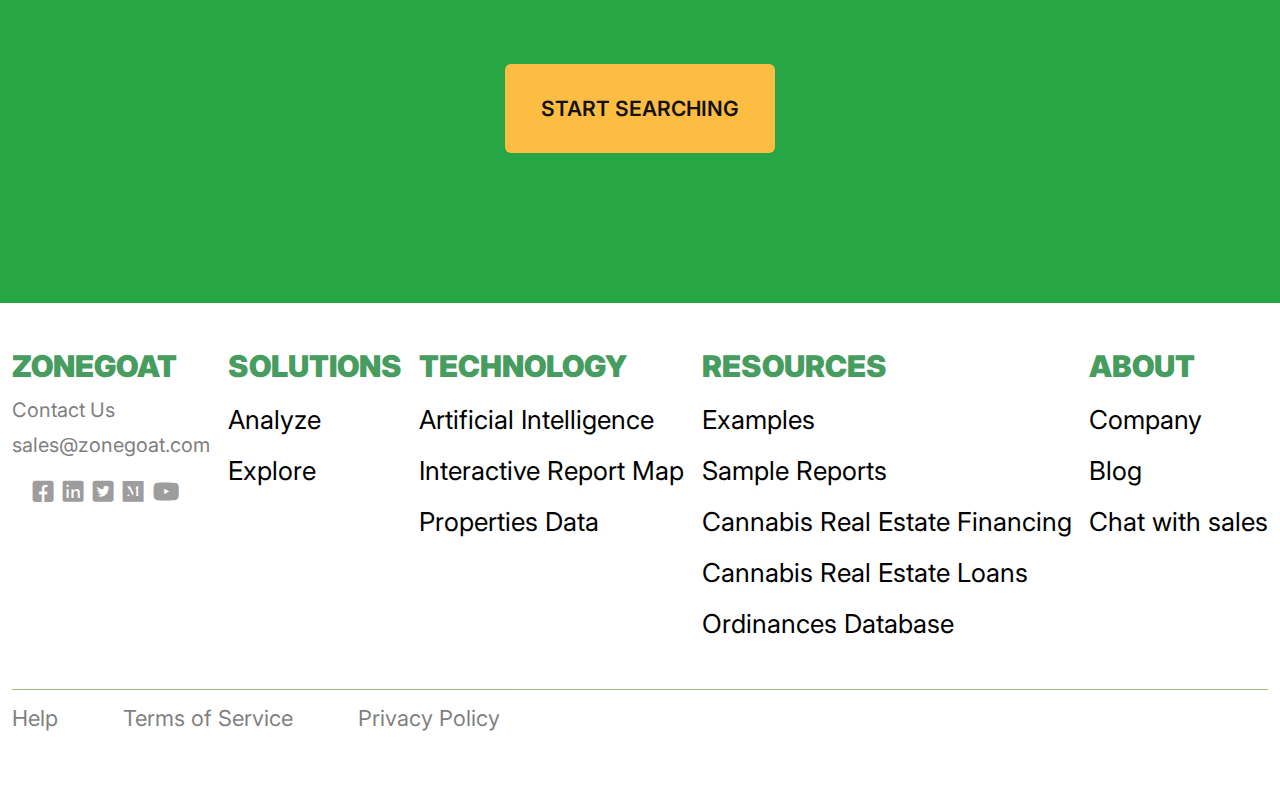
<file: techonology.html>
<!doctype html>
<html class="no-js" lang="">
    <head>
        <meta charset="utf-8">
        <meta http-equiv="x-ua-compatible" content="ie=edge">
        <title>Site Title Here</title>
        <meta name="description" content="">
        <meta name="viewport" content="width=device-width, initial-scale=1"> 
		<link rel="shortcut icon" type="image/x-icon" href="#">
        <!-- Place favicon.ico in the root directory -->
        
		<!-- CSS here -->
        <link rel="stylesheet" href="assets/css/bootstrap.min.css">
        <link rel="stylesheet" href="assets/css/owl.carousel.min.css">  
        <link rel="stylesheet" href="assets/css/fontawesome.min.css">  
        <link rel="stylesheet" href="assets/css/style.css">
        <link rel="stylesheet" href="assets/css/responsive.css">
    </head>
    <body>

       
        <!-- header-area START -->
        <div class="header-area">
            <div class="container">
                <div class="row align-items-center">
                    <div class="col-lg-12 col-6">
                        <div class="menu-logo">
                            <a href="index.html" class="logo"><img src="assets/img/logo.png" alt=""></a>
                            <div class="menu-area d-none d-lg-block"> 
                                <div> 
                                    <ul id="nav">
                                        <li><a href="#">Solutions</a>
                                            <ul>
                                                <li>
                                                    <a href="#">
                                                        <b>Find Opportunities</b>
                                                        <p>Automate your property search with regulation filters and collect opportunities anywhere in the US & Canada.</p>
                                                    </a>
                                                </li>
                                                <li>
                                                    <a href="#">
                                                        <b>Analyze Opportunities</b>
                                                        <p>Run a pre-due diligence check with our smart map to identify any separation distances issues near your property.</p>
                                                    </a>
                                                </li>
                                            </ul>
                                        </li>
                                        <li><a href="#">Technology</a>
                                            <ul>
                                                <li>
                                                    <a href="#">
                                                        <b>Artificial Intelligence</b>
                                                        <p>Our algorithm automatically aggregate properties that match regulation criteria</p>
                                                    </a>
                                                </li>
                                                <li>
                                                    <a href="#">
                                                        <b>Interactive Report Map</b>
                                                        <p>Our interactive report will help you identify issues near your property of interest. </p>
                                                    </a>
                                                </li>
                                                <li>
                                                    <a href="#">
                                                        <b>Properties Data</b>
                                                        <p>We have a network of data that gives us access to over 150 million property data across the US and Canada.</p>
                                                    </a>
                                                </li>
                                            </ul>
                                        </li>
                                        <li><a href="#">Use  Cases</a></li> 
                                        <li><a href="#">Resources</a></li> 
                                        <li><a href="#">About</a>
                                            <ul>
                                                <li>
                                                    <a href="#">
                                                        <span>Company</span>
                                                    </a>
                                                </li>
                                                <li>
                                                    <a href="#">
                                                        <span>Blog</span>
                                                    </a>
                                                </li>
                                                <li>
                                                    <a href="#">
                                                        <span>Chat with Sales</span>
                                                    </a>
                                                </li>
                                            </ul>
                                        </li>
                                    </ul> 
                                    <ul>
                                        <li><a href="#">Log In</a></li>
                                        <li><button type="button" class="themeBtn">TRY FOR FREE</button></li>
                                    </ul>
                                </div>
                            </div>
                        </div>
                    </div>  
                    <div class="col-6 d-block d-lg-none text-center">
                        <div class="bar">
                            <a class="bar-icon siteBar-btn" href="#">
                                <span></span>
                            </a>
                        </div>
                    </div>
                </div>
            </div>
        </div>
        <!-- mobile-menu START -->
        <div class="mobile-menu">
            <nav> 
                <ul>
                    <li>
                        <a href="#">Solutions</a>
                        <ul>
                            <li>
                                <a href="#">
                                    <strong>Find Opportunities</strong>
                                    <p>Automate your property search with regulation filters and collect opportunities anywhere in the US & Canada.</p>
                                </a>
                            </li>
                            <li>
                                <a href="#">
                                    <strong>Analyze Opportunities</strong>
                                    <p>Run a pre-due diligence check with our smart map to identify any separation distances issues near your property.</p>
                                </a>
                            </li>
                        </ul>
                    </li>
                    <li>
                        <a href="#">Technology</a>
                        <ul>
                            <li>
                                <a href="#">
                                    <strong>Artificial Intelligence</strong>
                                    <p>Our algorithm automatically aggregate properties that match regulation criteria</p>
                                </a>
                            </li>
                            <li>
                                <a href="#">
                                    <strong>Interactive Report Map</strong>
                                    <p>Our interactive report will help you identify issues near your property of interest. </p>
                                </a>
                            </li>
                            <li>
                                <a href="#">
                                    <strong>Properties Data</strong>
                                    <p>We have a network of data that gives us access to over 150 million property data across the US and Canada.</p>
                                </a>
                            </li>
                        </ul>
                    </li> 
                    <li><a href="#">Use Cases</a></li> 
                    <li><a href="#">Resources</a></li> 
                    <li>
                        <a href="#">About</a>
                        <ul class="ab-list">
                            <li><a href="#">Company</a></li>
                            <li><a href="#">Blog</a></li>
                            <li><a href="#">Chat with Sales</a></li>
                        </ul>
                    </li>
                    <li><a href="#">Log In</a></li>
                    <li><button type="button" class="themeBtn">TRY FOR FREE</button></li>
                </ul>
            </nav> 
        </div> 
        <!-- header-area END -->

    <main>

        <!-- Hero-area STARRED -->
        <div class="hero-area withBg" style="background-image: url(./assets/img/hero-bg2.png);background-size:cover">
            <div class="container">
                <div class="row">
                    <div class="col-lg-6">
                        <div class="hero-wrp">
                            <span>TECHNOLOGY</span>
                            <h1>Artificial Intelligence</h1>
                            <p>Our algorithm automatically aggregate properties that match regulation criteria</p>
                            <a href="#" class="themeBtn ybtn">BOOK A DEMO</a>
                        </div>
                    </div>
                </div>
            </div>
        </div>
        <!-- Hero-area ENDED -->

        <div class="AI-area">
            <div class="container">
                <div class="row">
                    <div class="col-lg-12">
                        <div class="AI-text">
                            <p>We use AI to streamline propety due diligence and generate our reports <img src="assets/img/artificial.svg" alt=""></p>
                        </div>
                    </div>
                </div>
            </div>
        </div>

        <!-- advantage-area STARTED -->
        <div class="advantage-area avt-slt">
            <div class="container">
                <div class="row">
                    <div class="col-lg-12">
                        <div class="section_title">
                            <h4>Turn compliance into a competitive advantage</h4>
                        </div>
                    </div>
                    <div class="col-lg-4">
                        <div class="cnt_blk">
                            <h5>Nationwide Coverage</h5>
                            <p>Instantly leverage the most up-to-date, reliable and accurate property data on almost every commercial properties in the U.S. & Canada. Find opportunities quicker, and make decision more confidently.</p>
                        </div>
                    </div>
                    <div class="col-lg-4">
                        <div class="cnt_blk">
                            <h5>Research at the speed </h5>
                            <p>Use our highly customizable Separation Distance filter to find properties that match current or future regulation and Keep pace with compliance across the U.S. as we'll automatically collect properties for you.</p>
                        </div>
                    </div>
                    <div class="col-lg-4">
                        <div class="cnt_blk">
                            <h5>Focus on what matters</h5>
                            <p>Validate every opportunity and know exactly where and how to best focus your effort and any other resources. You’ll Find and Close Deals Faster with our Reports Intelligence</p>
                        </div>
                    </div>
                </div>
            </div>
        </div>
        <!-- advantage-area EnD -->

        <!-- CTA-area STARTED -->
        <div class="cta-area" style="background-color: #27A645;">
            <div class="container">
                <div class="row">
                    <div class="col-lg-12">
                        <div class="cta-wrp cta-slt-wrp">
                            <h4>Zonegoat ensure your  time is spent on the things that will win you more business.</h4>
                            <a href="#" class="themeBtn ybtn">START SEARCHING</a>
                        </div>
                    </div>
                </div>
            </div>
        </div>
        <!-- CTA-area ENDED -->
        
    </main>

    
    <!-- footer-area STARTED -->
    <footer>
        <div class="container">
            <div class="row">
                <div class="col-lg-12">
                    <div class="widgets">
                        <div class="widget-blk">
                            <h4>ZONEGOAT</h4>
                            <p><a href="#">Contact Us</a></p>
                            <p><a href="#">sales@zonegoat.com</a></p>
                            <div class="social">
                                <a href="#"><i class="fab fa-facebook-square"></i></a>
                                <a href="#"><i class="fab fa-linkedin"></i></a>
                                <a href="#"><i class="fab fa-twitter-square"></i></a>
                                <a href="#"><i class="fab fa-medium"></i></a>
                                <a href="#"><i class="fab fa-youtube"></i></a> 
                            </div>
                        </div>
                        <div class="widget-blk">
                            <h4>SOLUTIONS</h4>
                            <a href="#">Analyze</a>
                            <a href="#">Explore</a>
                        </div>
                        <div class="widget-blk">
                            <h4>TECHNOLOGY</h4>
                            <a href="#">Artificial Intelligence</a>
                            <a href="#">Interactive Report Map</a>
                            <a href="#">Properties Data</a>
                        </div>
                        <div class="widget-blk">
                            <h4>RESOURCES</h4>
                            <a href="#">Examples</a>
                            <a href="#">Sample Reports</a>
                            <a href="#">Cannabis Real Estate Financing</a>
                            <a href="#">Cannabis Real Estate Loans</a>
                            <a href="#">Ordinances Database</a>
                        </div>
                        <div class="widget-blk">
                            <h4>ABOUT</h4>
                            <a href="#">Company</a>
                            <a href="#">Blog</a> 
                            <a href="#">Chat with sales</a>
                        </div>
                    </div>

                </div>
                <div class="col-lg-12">
                    <div class="bottom_menu">
                        <a href="#">Help</a>
                        <a href="#">Terms of Service</a>
                        <a href="#">Privacy Policy</a>
                    </div>
                </div>
            </div>
        </div>
    </footer>
    <!-- footer-area END -->



    <!-- JS here --> 
    <script src="assets/js/jquery-3.4.1.min.js"></script>
    <script src="assets/js/popper.min.js"></script>
    <script src="assets/js/bootstrap.min.js"></script>
    <script src="assets/js/owl.carousel.min.js"></script> 
    <script src="assets/js/main.js"></script>
    <script>
    </script>
</body>
</html>
</file>
<file: assets/css/style.css>
/*   Theme default css */
@import url('https://fonts.googleapis.com/css2?family=Inter:wght@100;200;300;400;500;600;700;800;900&display=swap');
body {
  font-family: 'Inter', sans-serif;
  font-weight: 600;
  font-size: 21px;
  line-height: 40px; 
  color: #3F3D3D;
}

a{
  text-decoration: none;
}
  
button {
  cursor: pointer; }

a:focus,
.button:focus {
  text-decoration: none;
  outline: none; }

a:focus,
a:hover {
  /* color: inherit; */
  text-decoration: none;
  }

a,
button {
  color: inherit;
  outline: medium none; }

button:focus, input:focus, input:focus, textarea, textarea:focus {
  outline: 0; }

 
h1,
h2,
h3,
h4,
h5,
h6 {
  font-family: 'Inter', sans-serif;
  color: #595959;
  margin-top: 0px; 
  font-weight: 800; 
 }

h1 a,
h2 a,
h3 a,
h4 a,
h5 a,
h6 a {
  color: inherit; }

h1 {
  font-size: 40px;
}

h2 {
  font-size: 35px; }

h3 {
  font-size: 28px; }

h4 {
  font-size: 22px; }

h5 {
  font-size: 18px; }

h6 {
  font-size: 16px; }

ul {
  margin: 0px;
  padding: 0px; }

li {
  list-style: none; }

.container{
  max-width: 1640px;
}
img{
  max-width: 100%;
}
  
/* default-css END 
================================== */
 


.header-area {
  width: 100%;
  z-index: 99;
  background: #fff;
}


.menu-logo {
  display: flex;
  align-items: center;
}

.menu-area > div {
  display: flex;
  align-items: center;
  padding-left: 20px;
  justify-content: space-between;
  width: 100%;
}

.menu-area {
  width: 100%;
}

.menu-area > div ul {
  display: flex;
  align-items: center;
}

.menu-area > div ul li a {
  font-weight: 600;
  font-size: 22px;
  line-height: 27px;
  color: #2B2A35;
  margin-left: 40px;
  display: inline-block;
}

.menu-area > div ul li {
  position: relative;
  padding: 30px 0;
}

.menu-area > div ul li:last-child ul:before {
    left: 15%;
}

.menu-area > div ul li:hover ul {
    display: block;
}
.menu-area > div ul li ul {
  position: absolute;
  left: 0;
  width: 438px;
  top: 104px;
  background: #479C5F;
  z-index: 9;
  display: none;
  padding: 10px 35px;
}

.menu-area > div ul li ul:before {
    content: "";
    position: absolute;
    width: 20px;
    height: 20px;
    background: #479c5f;
    left: 20%;
    top: -10px;
    transform: rotate(45deg);
}

.menu-area > div ul li ul > li {
  display: block;
  margin-bottom: -28px;
}
.menu-area > div ul li ul > li:last-child{
  margin-bottom: 0;
}
.menu-area > div ul li ul > li a {
  display: block;
  margin: 0;
  color: #fff;
}

.menu-area > div ul li ul > li p {
  margin: 0;
}

.menu-area > div ul li ul > li a b {
  display: block;
  font-weight: 600;
  font-size: 22px;
  line-height: 27px; 
  color: #FFFFFF;
}

.menu-area > div ul li ul > li a p {
  font-weight: 400;
  font-size: 13px;
  line-height: 16px;
  color: #FFFFFF;
}


/* humbergar */
.bar a {
  width: 55px;
  height: 55px;
  float: right;
  position: relative;
  padding: 12px;
  border: 2px solid #479c5f;
  border-radius: 7px;
  padding-top: 8px;
} 
.bar a span {
  width: 100%;
  height: 3px;
  background: #479c5f;
  display: block;
  position: relative;
  top: 17px;
  border-radius: 30px;
  transition: .3s;
} 
.bar a span:before {left: 0;content: "";position: absolute;width: 100%;height: 100%;background: #479c5f;bottom: 10px;border-radius: 30px;transition: .3s;} 
.bar a span:after {left: 0;content: "";position: absolute;width: 100%;height: 100%;background: #479c5f;bottom: -10px;border-radius: 30px;transition: .3s;}
 
/* humbarger END */
 

/* mobile-menu START */
.mobile-menu {
  position: fixed;
  width: 100%;
  background: #479c5f;
  z-index: 99;
  top: 90px;
  left: -100%;
  transition: .3s;
  margin-left: -400px;
  text-align: center;
  overflow-y: auto;
  height: 90%;
  padding-bottom: 35px;
}
.siteBar{
  margin-left: 100%;
}
.mobile-menu ul#pills-tab {
  margin-top: 90px;
  margin-bottom: 35px !important;
  display: block;
}
.mobile-menu ul > li {
  list-style: none;
  display: block;
  width: 100%;
  padding: 0px 0 0px;
}

.mobile-menu ul li button {
    padding: 8px 30px;
    font-size: 20px;
    margin-top: 25px;
    background: #FDBE42;
    width: 90%;
    color: #000;
    font-weight: 800;
    border-radius: 2px;
    margin: auto;
    margin-top: 20px;
}

.mobile-menu ul li > a {
  color: #ffffff;
  font-size: 20px;
  transition: .3s;
  display: block;
  padding: 10px 0;
}

.mobile-menu ul li ul li a {
    padding: 0;
    font-size: 18px;
}

.mobile-menu ul li ul {
    background: #22462C;
    padding: 15px 0;
    display: none;
}

.mobile-menu ul li:hover ul {
    display: block;
}

.mobile-menu ul li ul li {
    padding: 0 10px;
}

.mobile-menu ul li ul li a strong {
    font-size: 18px;
    font-weight: 700;
}

.mobile-menu ul li ul li a p {
    font-weight: 400;
    font-size: 14px;
    line-height: 1.5;
}

.mobile-menu ul li a:hover {
  /* color: #ff4900; */
}

.mobile-menu ul#pills-tab li {
  display: inline-block;
}

.mobile-menu ul#pills-tab li a {
  color: #272835;
  font-size: 15px;
} 
.mobile-menu a.theme-btn {
  margin-top: 60px;
  margin-left: 0;
} 
.mobile-menu a.theme-btn {
  margin-top: 60px;
  margin-left: 0;
  height: 45px;
  line-height: 45px;
}
.mobile-menu .user a {
    display: block;
    width: 100%;
    padding: 0;
    color: #272835;
    line-height: 40px;
    font-size: 16px;
}

.mobile-menu .user {
    display: block;
}

.mobile-menu .user a:hover {
    background: none;
    opacity: .5;
}
.mobile-menu a.bars {
  position: absolute;
  right: 20px;
  top: 15px;
  width: 40px;
  height: 40px;
  text-align: center;
  line-height: 40px;
  border-radius: 50%;
  font-size: 30px;
  color: #000;
}





/* Header section END && Hero-section STARTED */






.hero-area {
  background-color: #53479C;
  padding-top: 110px;
  padding-bottom: 70px;
  color: #fff;
  position: relative;
  z-index: 2;
}
.hero-area.withBg:after {
  content: "";
  position: absolute;
  width: 100%;
  height: 100%;
  background: linear-gradient(90.44deg, rgba(83, 71, 156, 0.85) 46.24%, rgba(71, 156, 95, 0) 81.4%);
  top: 0;
  left: 0;
  z-index: -1;
}
.hero-wrp h1 {
  font-weight: 700;
  font-size: 54px;
  line-height: 65px;
  color: #FFFFFF;
}

.hero-wrp p {
  font-weight: 600;
  font-size: 21px;
  line-height: 40px;
  margin-bottom: 30px;
  max-width: 640px;
}
.themeBtn {
  background: #479C5F;
  border-radius: 6px;
  padding: 25px 36px 24px;
  display: inline-block;
  border: none;
  outline: none;
  color: #fff;
  transition: all .3s ease-in-out;
}

a.themeBtn:hover {
    background: #39814d;
}
a.themeBtn.ybtn {
  color: #121212;
  background: #FDBD42;
  transition: .3s;
}

a.themeBtn.ybtn:hover {
    background: #cf9a35;
}

.hero-wrp a.themeBtn.ybtn {
  margin-left: 25px;
}
.menu-area > div ul button.themeBtn {
  font-size: 22px;
  line-height: 27px;
  padding: 11px 22px;
  margin-left: 30px;
}





/* Hero section END && Portfolio-section STARTED */




.portfolio-wrp {
  text-align: center;
}

.portfolio {
  padding: 30px 0 60px 0;
}

.portfolio-wrp h5 {
  font-weight: 600;
  font-size: 21px;
  line-height: 40px; 
  color: #000000;
}

.portfolio-wrp ul {
  display: flex;
  align-items: center;
  justify-content: center;
  margin-top: 20px;
}

.portfolio-wrp ul li {
  margin: 10px 60px;
}





/* Portfolio section END && Hero-section STARTED */




.section_title {
  text-align: center;
  margin-bottom: 90px;
}
.section_title h4 {
  font-weight: 600;
  font-size: 42px;
  line-height: 40px; 
  color: #000000; 
}

.cnt_blk {
  margin-top: 30px;
}

.cnt_blk h5 {
  font-size: 32px;
  line-height: 40px; 
  color: #595959;
}

.cnt_blk  p {
  font-size: 21px;
  line-height: 40px; 
  color: #3F3D3D;
}

.advantage-area {
  padding: 100px 0;
}
.advantage-area.gBg {
  color: #fff;
  background: #479C5F;
}

.advantage-area.gBg h5,.advantage-area.gBg h4, .advantage-area.gBg p {
  color: #fff;
  text-align: center;
}





/* advantage section END && Regulation-section STARTED */



.regulation-area {
  padding: 100px 0;
}
.regulation-area button {
  text-align: left;
  outline: none;
  border: none;
  margin-bottom: 30px;
  background: none;
  opacity: 0.3;
  transition: .3s;
}

.regulation-area button h5 {
  font-size: 28px;
  line-height: 40px; 
  color: #000000;
}

.regulation-area button p {
  color: #000000;
}

.regulation-area button a {
  font-weight: 700;
  font-size: 19px;
  line-height: 40px; 
  color: #27A645;
}

.regulation-area button.active {
  opacity: 1;
}
.ragWrp {
  display: flex;
}

.ragWrp div#v-pills-tab {
  max-width: 400px;
}




/* Regulation section END && CTA-section STARTED */




.cta-area {
  text-align: center;
  background: #534D95;
  padding: 150px 0;
}

.cta-wrp h4 {
  font-weight: 600;
  font-size: 42px;
  line-height: 40px; 
  color: #FFFFFF;
  margin-bottom: 60px;
}

.cta-wrp.cta-slt-wrp h4 {
    line-height: 51px;
}





/* CTA section END && Footer setion STARTED */




footer {
  padding: 45px 0 50px 0;
}
.widgets {
  display: flex;
  align-items: baseline;
  justify-content: space-between;
}

.widget-blk {
  margin-bottom: 30px;
}


.widget-blk h4 {
  font-weight: 900;
  font-size: 30px;
  line-height: 36px;
  color: #479C5F;
}

.widget-blk > a {
  font-weight: 400;
  font-size: 26px;
  line-height: 31px;
  color: #000000;
  display: block;
  margin-top: 20px;
}

.widget-blk p {
  margin: 0;
  line-height: 35px;
}

.widget-blk p > a {
  font-weight: 400;
  font-size: 20px;
  line-height: 24px;
  color: #807F7F;
}

.widget-blk .social {
  display: flex;
  align-items: center;
  margin-top: 10px;
  justify-content: center;
}

.widget-blk .social a {
  display: block;
  margin-right: 10px;
  font-size: 23px;
  opacity: .5;
  transition: all .3s ease-in-out;
}

.widget-blk .social a:hover {
    opacity: 1;
}

.bottom_menu {
  display: block;
  opacity: 0.5;
  border-top: 1px solid #2E7A00;
  margin-top: 20px;
}

.bottom_menu a {
  font-weight: 400;
  font-size: 22px;
  line-height: 27px; 
  color: #000000;
  margin-right: 60px;
  margin-top: 15px;
  display: inline-block;
}

/* footer section END  */

/*======================== Home Page End & Solution Page Start =========================*/


/* Hero-section STARTED */

.hero-area.hero-slt {padding-bottom: 50px;}

.cvg-text {
  padding-top: 30px;
}
.hero-img {
  margin-bottom: -100px;
  transform: translateY(58px);
}
.AI-text {
  text-align: center;
  padding: 50px 0;
  border-bottom: 1px solid #DCDCDC;
}

.AI-text p {
  font-weight: 600;
  font-size: 30px;
  margin-bottom: 0;
}

/* Hero section END && advantage-area-section STARTED */
.advantage-area.avt-slt .section_title h4 {
  color: #27A645;
}

.advantage-area.avt-slt .cnt_blk h5 {
  color: #27A645;
}

.advantage-area.avt-slt .cnt_blk {
  max-width: 490px;
  margin-top: 20px;
}
/* advantage-area section END && location-area-section STARTED */
section.location-area .row:nth-child(1) {
  margin-bottom: 100px;
  background: #F6F8FA;
}

section.location-area .row:nth-child(1) .loc-text.section_title {
  text-align: left;
}

section.location-area .row:nth-child(2) {
}

section.location-area .row:nth-child(2) .loc-text.section_title {
  text-align: right;
}

section.location-area .row:nth-child(2) .loc-text {
  margin-left: auto;
}

.loc-text h4 {
  font-weight: 800;
  color: #27A645;
  line-height: 45px;
  margin-bottom: 50px;
}

.loc-text {
  max-width: 620px;
}

.loc-text p {
  font-size: 31px;
}

section.location-area {
  padding-top: 100px;
  position: relative;
}

section.location-area:before {
  content: "";
  position: absolute;
  width: 100%;
  height: 560px;
  left: 0;
  top: 0;
  background: #f6f8fa;
  z-index: -1;
}
/* location-area section END && -section STARTED */

/*======================== Solution Page End & about Page Start =========================*/
section.about-story {
  margin: 80px 0;
}

.about-cont h2 {
  font-size: 42px;
  color: #27A645;
  margin-bottom: 50px;
}

.about-cont h5 {
  font-size: 32px;
  margin-bottom: 25px;
}

.about-cont p {
  font-size: 56px;
  line-height: 1.2;
  color: #3F3D3D;
  max-width: 700px;
}

.about-s-right p {margin-top: 160px;}
.about-company-title {
  text-align: center;
  margin-bottom: 100px;
}

.about-company-title span {}

.about-company-title span {
  font-size: 32px;
  font-weight: 800;
  color: #595959;
  margin-bottom: 30px;
  display: block;
}

.about-company-title h3 {
  font-size: 56px;
  font-weight: 400;
  color: #3F3D3D;
  max-width: 1050px;
  margin: auto;
}

section.about-company {
  margin-bottom: 100px;
}

section.about-company .row:last-child {
  max-width: 1300px;
  margin: auto;
}

.ac-blk {
  background: #FFFFFF;
  box-shadow: 5px 5px 14px rgba(0, 0, 0, 0.25);
  border-radius: 45px;
  width: 350px;
  height: 350px;
  justify-content: center;
  display: flex;
  flex-direction: column;
  align-items: center;
}

.ac-blk p {
  font-size: 32px;
  color: #000;
  margin-bottom: -70px;
}

.ac-blk span {
  font-size: 90px;
  color: #27A645;
  margin-bottom: 70px;
}

.cta-wrp.cta-slt-wrp h2 {
  font-size: 56px;
  font-weight: 400;
  color: #fff;
  margin-bottom: 30px;
}

.cta-wrp.cta-slt-wrp h4 {
  font-size: 30px;
  font-weight: 600;
}
/*======================== about Page END =========================*/
</file>
<file: assets/css/responsive.css>
/* Big screen :1200px. */
@media (min-width: 1200px) and (max-width: 1500px) {
/*=========== Home Page Start  ============== */
.menu-area > div ul li a {
    font-size: 20px;
}
.hero-wrp h1{
    font-size: 50px;
}
.menu-area > div ul li ul:before{
    left: 14%;
}

.menu-area > div ul li:last-child ul:before {
    left: 10%;
}
/*=========== Home Page End && Page Start ============== */

}


/* Normal screen :992px. */
@media (min-width: 992px) and (max-width: 1200px) {
/*=========== Home Page Start  ============== */
.menu-area > div ul li ul:before{
    left: 14%;
}

.menu-area > div ul li:last-child ul:before {
    left: 10%;
}
.menu-area > div ul li a {
    font-size: 16px;
    margin-left: 30px;
}

.menu-area > div ul button.themeBtn {
    font-size: 18px;
}
.hero-wrp a.themeBtn {
    margin-bottom: 20px;
}

.hero-wrp a.themeBtn.ybtn {
    margin-left: 0;
}
.hero-wrp h1{
    font-size: 42px;
}
.cta-wrp h4 {
    font-size: 35px;
}
.loc-text h4{
    font-size: 40px;
}
.widget-blk h4 {
    font-size: 18px;
}

.widget-blk > a {
    font-size: 16px;
    margin-top: 15px;
}

.bottom_menu a {
    font-size: 18px;
}

.cnt_blk h5 {
    font-size: 26px;
}

.cnt_blk p {
    font-size: 18px;
    line-height: 1.6;
}

.advantage-area .section_title {
    margin-bottom: 50px;
}

/*=========== Home Page End && techonology Page Start ============== */
.AI-text p {
    font-size: 24px;
}
/*=========== techonology Page End && Page Start ============== */

}

 
/* Tablet screen :768px. */
@media (min-width: 768px) and (max-width: 991px) {
/*=========== Home Page Start  ============== */
.header-area{
    padding: 20px 0;
}
.menu-area > div ul li a {
    font-size: 16px;
    margin-left: 30px;
}

.menu-area > div ul button.themeBtn {
    font-size: 18px;
}
.hero-wrp a.themeBtn {padding: 20px 30px;}

.hero-wrp a.themeBtn.ybtn {
}

.cta-wrp h4 {
    font-size: 35px;
}

.widget-blk h4 {
    font-size: 18px;
}

.widget-blk > a {
    font-size: 16px;
    margin-top: 15px;
}

.bottom_menu a {
    font-size: 18px;
}

.cnt_blk h5 {
    font-size: 28px;
}

.cnt_blk p {
    font-size: 20px;
    line-height: 1.6;
}

.advantage-area .section_title {
    margin-bottom: 50px;
}
.hero-wrp h1 {
    font-size: 42px;
}

.cnt_blk {
    max-width: 620px;
    margin: auto;
    margin-top: 20px;
}

.advantage-area.avt-slt .cnt_blk {
    max-width: 625px;
}

.cta-area {
    padding: 100px 0;
}

a.themeBtn {
    padding: 20px 30px;
    font-size: 18px;
}
.widgets {
    flex-wrap: wrap;
    justify-content: start;
}

.widget-blk {
    flex: 0 0 32%;
}
/*=========== Home Page End && Solution Page Start ============== */
.loc-text {
    margin: auto;
    margin-bottom: 50px;
}

.loc-text h4 {
    font-size: 32px;
}

.loc-text p {
    font-size: 26px;
}

section.location-area .row:nth-child(1) {flex-direction: column-reverse;margin-bottom: 60px;}

.loc-img {
    margin-bottom: 50px;
}
.loc-text {
    text-align: left !important;
    margin: auto;
    margin-bottom: 50px;
}

.loc-text h4 {
    font-size: 28px;
    margin-bottom: 30px;
}

.loc-text p {
    font-size: 26px;
}

section.location-area .row:nth-child(1) {margin-bottom: 60px;}

.loc-img {
    margin-bottom: 50px;
}

.cvg-text {
    margin-top: 115px;
}

section.location-area {
    padding-top: 50px;
}
/*=========== Solution Page End && Page Start ============== */

}

 
/* small screen :320px. */
@media (max-width: 767px) {
/*=========== Home Page Start ============== */

.header-area{
    padding: 18px 10px;
}
.hero-wrp h1 {
    font-size: 33px;
    line-height: 1.3;
}

body {
    font-size: 17px;
}

.hero-wrp p {
    font-size: 18px;
    line-height: 1.5;
}

a.themeBtn {
    font-size: 16px;
    padding: 14px 28px;
}

.hero-wrp a.themeBtn.ybtn {
    margin-left: 0;
    margin-top: 10px;
}

.portfolio-wrp h5 {
    font-size: 18px;
    line-height: 1.5;
    margin-bottom: 30px;
}

.portfolio {
    padding-bottom: 0;
}
.portfolio-wrp ul {
    flex-wrap: wrap;
    margin-bottom: 10px;
}

.portfolio-wrp ul li {
    margin: auto;
    flex: 0 0 50%;
    margin-bottom: 25px;
}

.section_title h4 {
    font-size: 30px;
}

.advantage-area {
    padding: 50px 0 30px;
}

.section_title {
    margin-bottom: 30px;
}

.cnt_blk h5 {
    font-size: 24px;
}

.cnt_blk p {
    font-size: 16px;
    line-height: 1.7;
    margin-bottom: 10px;
}

.regulation-area {
    padding: 60px 0;
}

div#v-pills-tabContent {
    display: none;
}

.regulation-area button h5 {
    font-size: 22px;
}

.regulation-area button {
    margin-bottom: 5px;
}

.regulation-area button p {
    line-height: 1.7;
    margin-bottom: 5px;
}

.regulation-area button a {
    font-size: 16px;
}
.cta-wrp h4 {
    font-size: 28px;
    margin-bottom: 40px;
}

.cta-area {
    padding: 70px 0;
}

.widget-blk h4 {
    font-size: 20px;
}

.widget-blk > a {
    font-size: 18px;
    margin-top: 5px;
}

.bottom_menu a {
    font-size: 20px;
    margin: 5px auto;
}

.bottom_menu {
    text-align: center;
    display: flex;
    border: none;
    margin-top: 10px;
    position: relative;
    flex-direction: column;
    opacity: 1;
}

.bottom_menu::before {
    content: "";
    width: 100px;
    height: 4px;
    position: absolute;
    left: 50%;
    top: -15px;
    background: #479c5f;
    transform: translateX(-50%);
}

footer {
    padding-bottom: 20px;
}

.widget-blk {
    margin-bottom: 35px;
    text-align: center;
}


.widgets {
    flex-wrap: wrap;
    flex-direction: column-reverse;
    justify-content: center;
    align-items: center;
}
/*=========== Home Page End && Page Start ============== */
.cvg-text {
    margin-top: 110px;
}

.cvg-text p {
    line-height: 1.7;
}

.loc-text h4 {
    font-size: 24px;
    margin-bottom: 20px;
    line-height: 1.45;
}

.loc-text p {
    font-size: 22px;
    line-height: 1.5;
}

section.location-area .row:nth-child(2) {
    flex-direction: column-reverse;
}

section.location-area .row:nth-child(2) .loc-text.section_title {
    text-align: left;
}

section.location-area .row:nth-child(1) {
    margin-bottom: 50px;
}

.cta-wrp.cta-slt-wrp h4 {
    line-height: 1.4;
    font-size: 28px;
}

section.location-area {
    padding-top: 50px;
}
/*=========== Home Page End &&  Page Start ============== */
.AI-text p {
    font-size: 20px;
    line-height: 1.5;
}

.AI-text {
    padding: 30px 0;
}
/*=========== Home Page End && About Page Start ============== */
.hero-area {
    padding-top: 80px;
}

.about-cont h2 {
    font-size: 32px;
    margin-bottom: 20px;
}

.about-cont h5 {
    font-size: 24px;
}

.about-cont p {
    font-size: 25px;
    line-height: 1.4;
}

.about-s-right p {
    margin-top: 55px;
    line-height: 1.4;
    font-size: 16px;
    margin-bottom: 50px;
}

.about-company-title h3 {
    font-size: 32px;
}

.about-company-title span {
    font-size: 28px;
}

.about-company-title {
    margin-bottom: 50px;
}

.ac-blk {
    width: 225px;
    height: 225px;
    margin: auto;
    margin-bottom: 30px;
}

.ac-blk span {
    font-size: 55px;
    margin-bottom: 30px;
}

.ac-blk p {
    font-size: 22px;
}

.cta-wrp.cta-slt-wrp h2 {
    font-size: 36px;
}
section.about-story .row {
    flex-direction: column-reverse;
}

.about-cont {
    text-align: center;
}
/*=========== About Page End && Page Start ============== */
 
}
 
/* Large Mobile screen :480px. */
@media only screen and (min-width: 480px) and (max-width: 767px) {
.container {width:450px}
 
}
</file>
